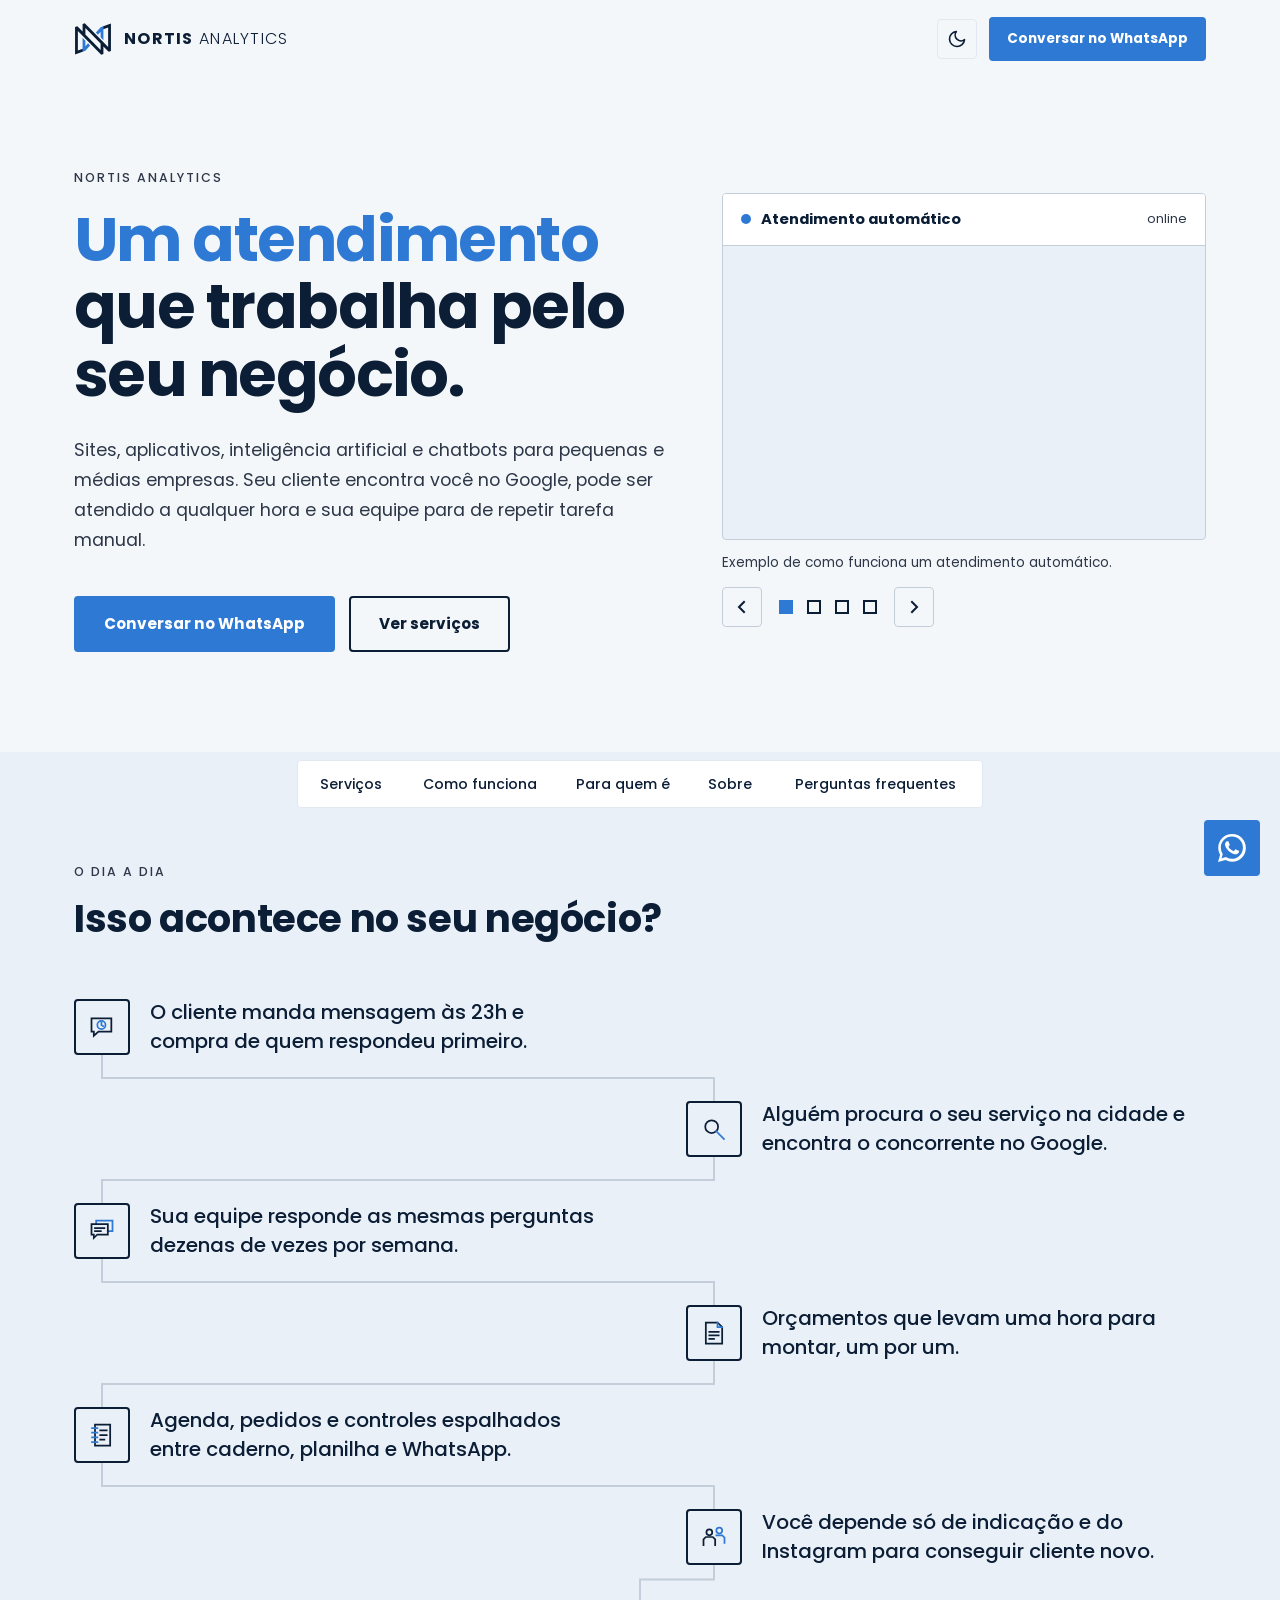
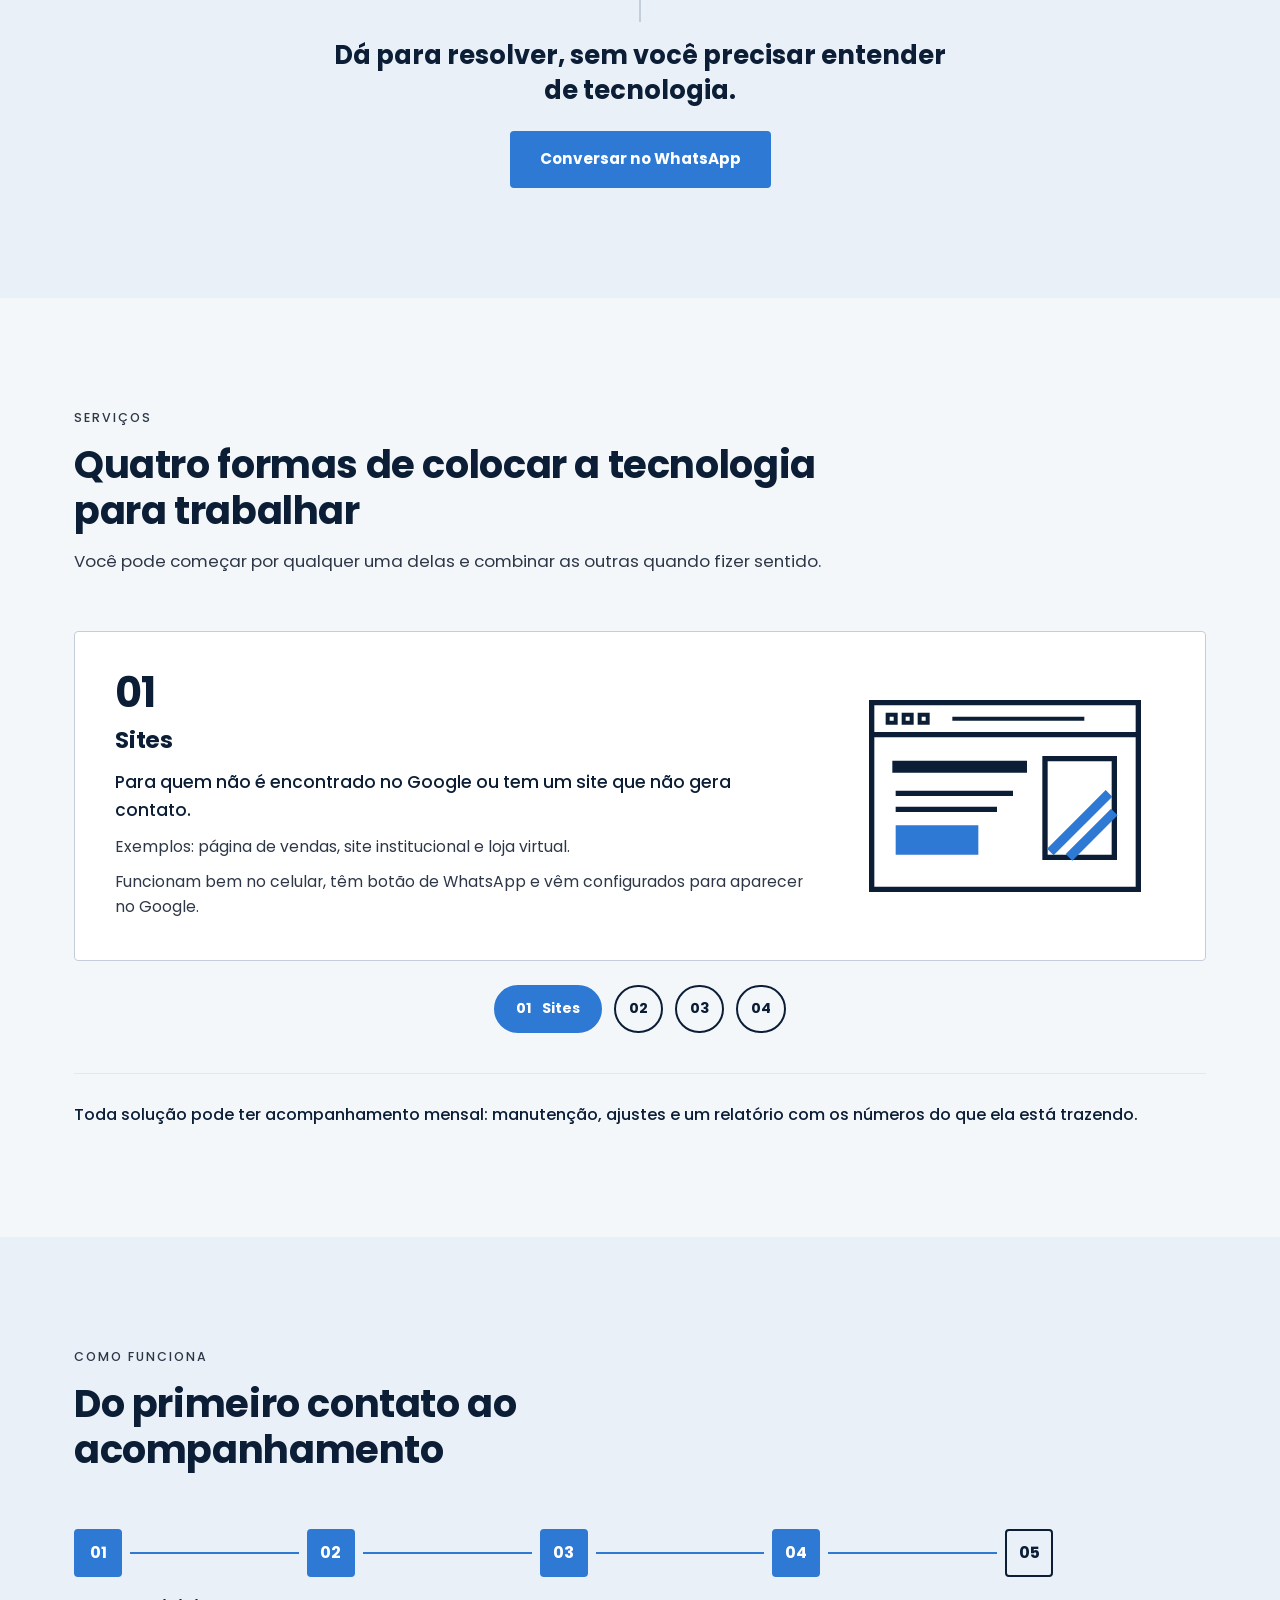
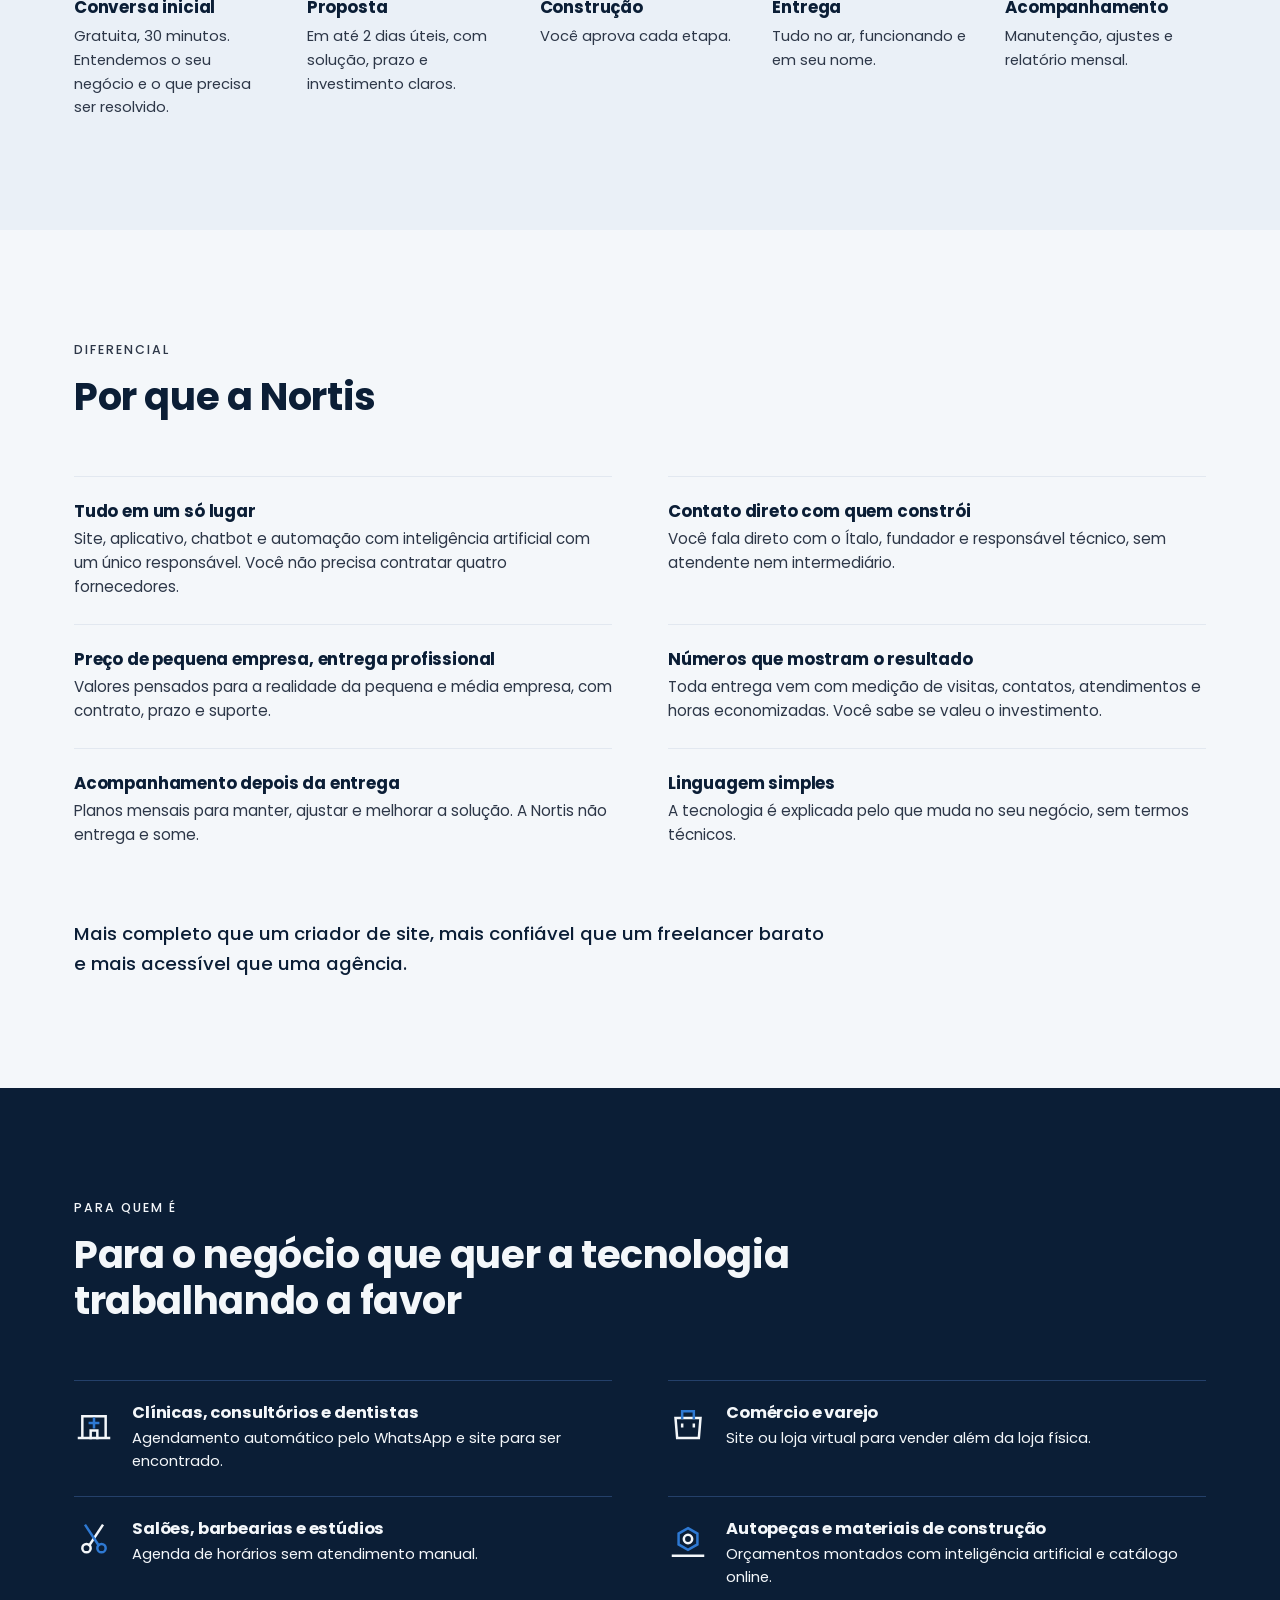
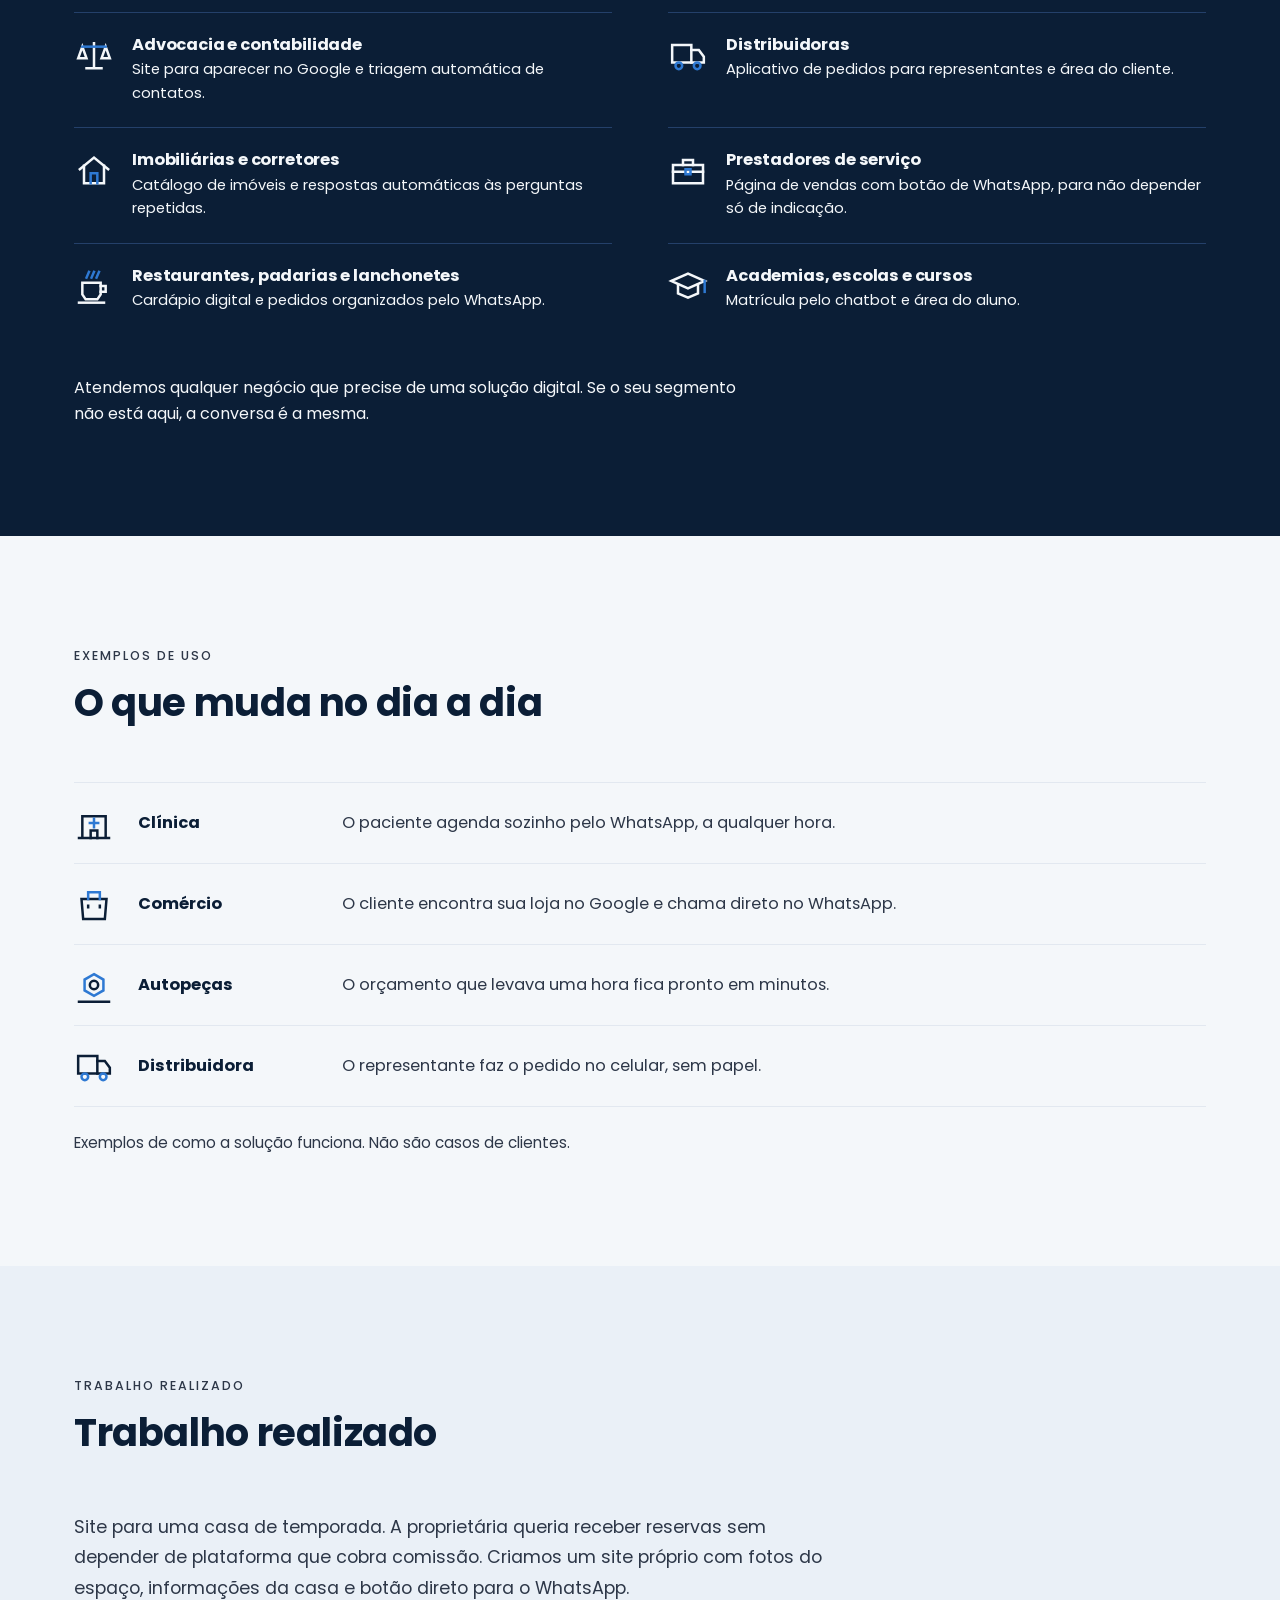
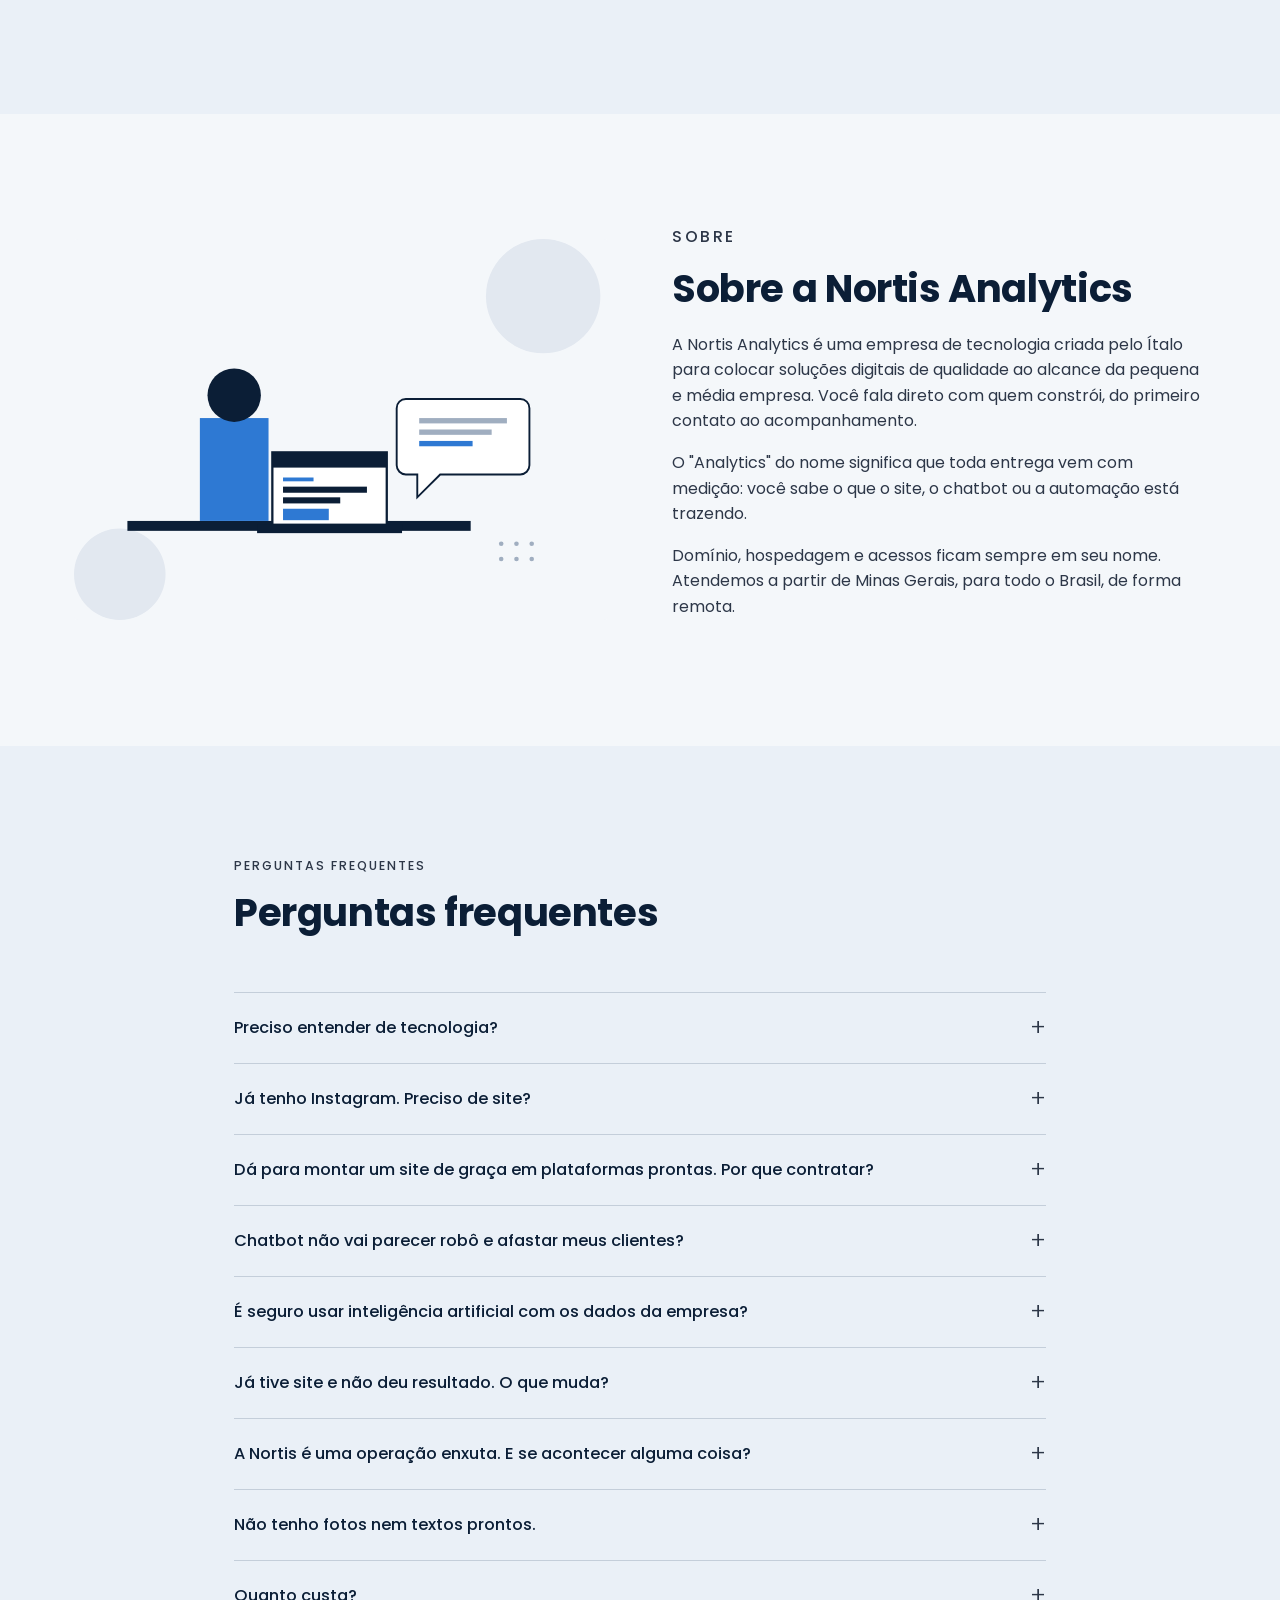
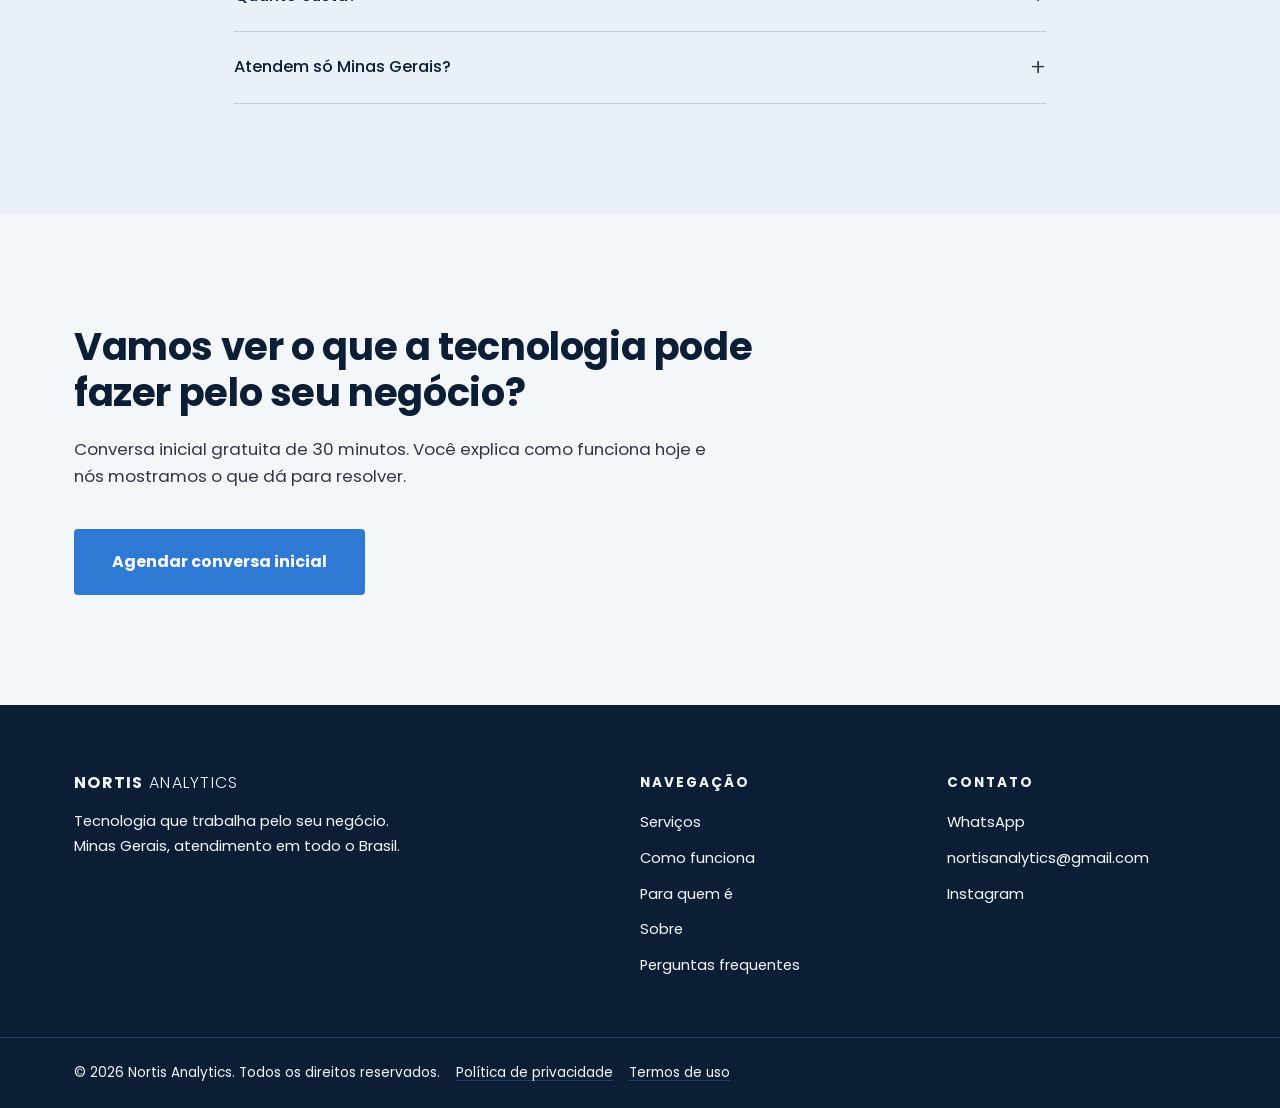
<file: index.html>
<!DOCTYPE html>
<html lang="pt-BR" data-theme="light">
<head>
<meta charset="UTF-8" />
<meta name="viewport" content="width=device-width, initial-scale=1.0" />
<title>Nortis Analytics | Sites, aplicativos, IA e chatbots para pequenas e médias empresas</title>
<meta name="description" content="Sites, aplicativos, integrações com inteligência artificial e chatbots de atendimento para pequenas e médias empresas. Tecnologia que trabalha pelo seu negócio, com medição do que cada solução traz." />
<meta name="author" content="Nortis Analytics" />
<meta name="theme-color" content="#FFFFFF" id="metaThemeColor" />
<meta property="og:locale" content="pt_BR" />
<meta property="og:site_name" content="Nortis Analytics" />
<meta property="og:title" content="Nortis Analytics | Tecnologia que trabalha pelo seu negócio" />
<meta property="og:description" content="Sites, aplicativos, integrações com inteligência artificial e chatbots de atendimento para pequenas e médias empresas. Tecnologia que trabalha pelo seu negócio, com medição do que cada solução traz." />
<meta property="og:type" content="website" />
<meta property="og:url" content="https://www.nortisanalytics.com.br/" />
<meta property="og:image" content="https://www.nortisanalytics.com.br/assets/images/og-image.png" />
<meta property="og:image:width" content="1200" />
<meta property="og:image:height" content="630" />
<meta property="og:image:alt" content="Nortis Analytics: tecnologia que trabalha pelo seu negócio" />
<meta name="twitter:card" content="summary_large_image" />
<meta name="twitter:image" content="https://www.nortisanalytics.com.br/assets/images/og-image.png" />
<link rel="canonical" href="https://www.nortisanalytics.com.br/" />
<link rel="icon" href="favicon.ico" sizes="48x48">
<link rel="icon" href="assets/images/favicon.svg" type="image/svg+xml">
<link rel="apple-touch-icon" href="assets/images/apple-touch-icon.png">
<script>
  // Aplica o tema antes da renderização para evitar o piscar
  (function(){
    var theme;
    try { theme = localStorage.getItem('nortis-theme'); } catch (e) {}
    if (theme !== 'dark' && theme !== 'light'){
      theme = (window.matchMedia && window.matchMedia('(prefers-color-scheme: dark)').matches) ? 'dark' : 'light';
    }
    document.documentElement.setAttribute('data-theme', theme);
    document.getElementById('metaThemeColor').setAttribute('content', theme === 'dark' ? '#0B1E36' : '#FFFFFF');
  })();
</script>
<script type="application/ld+json">
{
  "@context": "https://schema.org",
  "@graph": [
    {
      "@type": "ProfessionalService",
      "@id": "https://www.nortisanalytics.com.br/#empresa",
      "name": "Nortis Analytics",
      "slogan": "Tecnologia que trabalha pelo seu negócio.",
      "description": "Empresa de tecnologia que cria sites, aplicativos, integrações com inteligência artificial e chatbots de atendimento para pequenas e médias empresas, com medição do que cada solução traz.",
      "url": "https://www.nortisanalytics.com.br/",
      "logo": "https://www.nortisanalytics.com.br/assets/images/logo-mark-512.png",
      "image": "https://www.nortisanalytics.com.br/assets/images/og-image.png",
      "email": "nortisanalytics@gmail.com",
      "telephone": "+55-31-92006-6820",
      "areaServed": { "@type": "Country", "name": "Brasil" },
      "address": {
        "@type": "PostalAddress",
        "addressRegion": "MG",
        "addressCountry": "BR"
      },
      "founder": { "@type": "Person", "name": "Ítalo" },
      "sameAs": ["https://www.instagram.com/nortisanalytics"],
      "knowsAbout": ["Criação de sites", "Aplicativos sob medida", "Integrações com inteligência artificial", "Chatbots de atendimento"],
      "hasOfferCatalog": {
        "@type": "OfferCatalog",
        "name": "Serviços da Nortis Analytics",
        "itemListElement": [
          { "@type": "Offer", "itemOffered": { "@type": "Service", "name": "Sites", "description": "Página de vendas, site institucional e loja virtual, que funcionam bem no celular, com botão de WhatsApp e configuração para aparecer no Google." } },
          { "@type": "Offer", "itemOffered": { "@type": "Service", "name": "Aplicativos sob medida", "description": "Aplicativos que funcionam direto no celular e no computador, sem precisar baixar, para agendamento, pedidos, orçamentos e área do cliente." } },
          { "@type": "Offer", "itemOffered": { "@type": "Service", "name": "Integrações com inteligência artificial", "description": "Automação de orçamentos, respostas padrão, organização de documentos e conexão entre os sistemas que a empresa já usa." } },
          { "@type": "Offer", "itemOffered": { "@type": "Service", "name": "Chatbots de atendimento", "description": "Atendimento automático no WhatsApp, no site e no Instagram para dúvidas frequentes, agendamento e triagem antes do atendente." } }
        ]
      }
    },
    {
      "@type": "WebSite",
      "@id": "https://www.nortisanalytics.com.br/#site",
      "name": "Nortis Analytics",
      "url": "https://www.nortisanalytics.com.br/",
      "inLanguage": "pt-BR",
      "publisher": { "@id": "https://www.nortisanalytics.com.br/#empresa" }
    },
    {
      "@type": "FAQPage",
      "@id": "https://www.nortisanalytics.com.br/#faq",
      "mainEntity": [
        { "@type": "Question", "name": "Preciso entender de tecnologia?", "acceptedAnswer": { "@type": "Answer", "text": "Não. Você participa da conversa inicial e aprova cada etapa. O resto fica com a gente, e explicamos tudo sem termos técnicos." } },
        { "@type": "Question", "name": "Já tenho Instagram. Preciso de site?", "acceptedAnswer": { "@type": "Answer", "text": "O Instagram é ótimo para relacionamento, mas quem procura o seu serviço no Google não encontra o seu perfil. E o perfil não é seu: uma mudança na plataforma ou uma conta bloqueada pode levar tudo embora. O site é um endereço que é seu e trabalha junto com o Instagram." } },
        { "@type": "Question", "name": "Dá para montar um site de graça em plataformas prontas. Por que contratar?", "acceptedAnswer": { "@type": "Answer", "text": "Dá, e para algumas empresas isso basta. A questão é o seu tempo: montar, escrever, configurar para aparecer no Google e manter atualizado. Nós entregamos pronto, pensado para trazer cliente, e cuidamos da manutenção. Você continua focado no negócio." } },
        { "@type": "Question", "name": "Chatbot não vai parecer robô e afastar meus clientes?", "acceptedAnswer": { "@type": "Answer", "text": "Esse risco existe quando o atendimento automático é mal configurado. O chatbot que montamos responde as perguntas repetitivas, como horário, preço e agendamento, e passa para você ou sua equipe sempre que o cliente precisa falar com uma pessoa. O cliente tem resposta mesmo fora do horário." } },
        { "@type": "Question", "name": "É seguro usar inteligência artificial com os dados da empresa?", "acceptedAnswer": { "@type": "Answer", "text": "Faz sentido ter esse cuidado. Você decide exatamente quais informações a inteligência artificial usa. Trabalhamos sob contrato de confidencialidade e dentro da LGPD. A IA entra para tirar trabalho manual do caminho, e as decisões continuam com você." } },
        { "@type": "Question", "name": "Já tive site e não deu resultado. O que muda?", "acceptedAnswer": { "@type": "Answer", "text": "Isso é comum quando o site é só uma vitrine parada. A diferença está em pensar o site para gerar contato, com WhatsApp em destaque e configuração para aparecer no Google, e em medir o que ele traz. Com o acompanhamento mensal, ajustamos o que não estiver funcionando." } },
        { "@type": "Question", "name": "A Nortis é uma operação enxuta. E se acontecer alguma coisa?", "acceptedAnswer": { "@type": "Answer", "text": "Pergunta justa. Por isso domínio, hospedagem e acessos ficam sempre em seu nome. Você é dono do que foi construído. E uma operação enxuta significa falar direto com quem faz, sem intermediário." } },
        { "@type": "Question", "name": "Não tenho fotos nem textos prontos.", "acceptedAnswer": { "@type": "Answer", "text": "Sem problema. Podemos escrever os textos, com um acréscimo informado na proposta, e orientar como tirar boas fotos com o celular. Muitos projetos começam assim." } },
        { "@type": "Question", "name": "Quanto custa?", "acceptedAnswer": { "@type": "Answer", "text": "Depende do que precisa ser resolvido. Depois da conversa inicial, você recebe em até 2 dias úteis uma proposta com solução, prazo e investimento claros. Custos de terceiros, como domínio e hospedagem, aparecem separados. Dá para começar por uma versão menor e crescer depois." } },
        { "@type": "Question", "name": "Atendem só Minas Gerais?", "acceptedAnswer": { "@type": "Answer", "text": "Estamos em Minas Gerais, mas atendemos empresas de todo o Brasil, de forma remota." } }
      ]
    }
  ]
}
</script>
<link rel="preload" href="assets/fonts/poppins-latin-400-normal.woff2" as="font" type="font/woff2" crossorigin>
<link rel="stylesheet" href="css/style.css" />
</head>
<body>

<header class="header" id="header">
  <div class="container header-inner">
    <a href="#top" class="logo">
      <img src="assets/images/logo-mark.svg" alt="Nortis Analytics" class="logo-img illus-light" />
      <img src="assets/images/logo-mark-dark.svg" alt="" aria-hidden="true" class="logo-img illus-dark" />
      <span class="logo-text"><strong>NORTIS</strong> ANALYTICS</span>
    </a>
    <div class="header-actions">
      <button class="theme-toggle" id="themeToggle" type="button" aria-label="Ativar tema escuro" aria-pressed="false">
        <svg class="icon-moon" viewBox="0 0 24 24" width="20" height="20" fill="none" stroke="currentColor" stroke-width="2" stroke-linecap="round" stroke-linejoin="round" aria-hidden="true"><path d="M21 12.8A9 9 0 1 1 11.2 3a7 7 0 0 0 9.8 9.8Z"/></svg>
        <svg class="icon-sun" viewBox="0 0 24 24" width="20" height="20" fill="none" stroke="currentColor" stroke-width="2" stroke-linecap="round" stroke-linejoin="round" aria-hidden="true"><circle cx="12" cy="12" r="4"/><path d="M12 2v2M12 20v2M4.9 4.9l1.4 1.4M17.7 17.7l1.4 1.4M2 12h2M20 12h2M4.9 19.1l1.4-1.4M17.7 6.3l1.4-1.4"/></svg>
      </button>
      <a href="whatsapp.html" target="_blank" rel="noopener" class="btn btn-primary btn-sm"><span class="label-long">Conversar no WhatsApp</span><span class="label-short">WhatsApp</span></a>
    </div>
  </div>
</header>

<main id="top" class="home">

  <!-- TOPO -->
  <section class="hero sec-base">
    <div class="container hero-grid">
      <div class="hero-content">
        <p class="eyebrow">Nortis Analytics</p>
        <h1>
          <span class="visually-hidden">Tecnologia que trabalha pelo seu negócio.</span>
          <span class="hero-title" aria-hidden="true"><span class="rotator" id="heroRotator"><span class="rotator-item is-active">Um atendimento</span><span class="rotator-item">Um site</span><span class="rotator-item">Um aplicativo</span><span class="rotator-item">Uma IA</span></span> que trabalha pelo seu negócio.</span>
        </h1>
        <p class="hero-text">Sites, aplicativos, inteligência artificial e chatbots para pequenas e médias empresas. Seu cliente encontra você no Google, pode ser atendido a qualquer hora e sua equipe para de repetir tarefa manual.</p>
        <div class="hero-cta">
          <a href="whatsapp.html" target="_blank" rel="noopener" class="btn btn-primary">Conversar no WhatsApp</a>
          <a href="#servicos" class="btn btn-outline">Ver serviços</a>
        </div>
      </div>

      <!-- Carrossel de demonstrações. Os slides já vêm no estado final; o script anima passo a passo.
           data-from / data-until: etapa em que o elemento aparece / some. data-mark: etapa em que recebe destaque.
           data-type: etapa em que o texto é digitado. data-times: espera (ms) depois de cada etapa. -->
      <div class="demo-carousel" id="demoCarousel" role="region" aria-roledescription="carrossel" aria-label="Exemplos de como funciona">
        <div class="demo-frame">

          <div class="demo-slide is-current" role="group" aria-roledescription="slide" aria-label="1 de 4: Atendimento" data-name="Atendimento" data-caption="Exemplo de como funciona um atendimento automático." data-times="500,800,1300,1500,900,1300">
            <div class="demo-head"><span class="chat-dot" aria-hidden="true"></span><span class="demo-title">Atendimento automático</span><span class="chat-status">online</span></div>
            <div class="demo-body chat-body">
              <div class="msg msg-client" data-from="1"><p>Oi, vocês têm horário amanhã?</p><span class="msg-time">23:12</span></div>
              <div class="typing" data-from="2" data-until="2" aria-hidden="true"><span></span><span></span><span></span></div>
              <div class="msg msg-bot" data-from="3"><p>Temos às 9h, 14h e 16h. Qual fica melhor para você?</p></div>
              <div class="msg msg-client" data-from="4"><p>14h</p></div>
              <div class="typing" data-from="5" data-until="5" aria-hidden="true"><span></span><span></span><span></span></div>
              <div class="msg msg-bot" data-from="6"><p>Agendado para amanhã às 14h. Você recebe um lembrete 1 hora antes.</p></div>
            </div>
          </div>

          <div class="demo-slide" role="group" aria-roledescription="slide" aria-label="2 de 4: Site" data-name="Site" data-caption="Exemplo de como funciona um site com contato direto." data-times="500,1800,1100,700,1200,700">
            <div class="demo-head"><span class="win-dots" aria-hidden="true"><span></span><span></span><span></span></span><span class="demo-title">Navegador</span></div>
            <div class="demo-body site-body">
              <div class="site-search"><span class="site-search-text" data-type="1">dentista perto de mim</span><span class="caret" aria-hidden="true"></span></div>
              <div class="site-result is-marked" data-from="2" data-until="3" data-mark="3"><strong>Clínica Exemplo | Agende pelo WhatsApp</strong><span>clinicaexemplo.com.br</span></div>
              <div class="site-page" data-from="4">
                <p class="site-page-name">Clínica Exemplo</p>
                <span class="site-cta is-marked" data-mark="5">Agendar pelo WhatsApp</span>
              </div>
              <div class="site-toast" data-from="6">Novo contato pelo site</div>
            </div>
          </div>

          <div class="demo-slide" role="group" aria-roledescription="slide" aria-label="3 de 4: Aplicativo" data-name="Aplicativo" data-caption="Exemplo de como funciona um aplicativo de agendamento." data-times="1200,1700,1700,1700">
            <div class="demo-head"><span class="chat-dot" aria-hidden="true"></span><span class="demo-title">Agenda de hoje</span></div>
            <div class="demo-body app-body">
              <div class="slot is-marked" data-mark="1"><span class="slot-time">09:00</span><span class="slot-cell"><span class="slot-free">Livre</span><span class="slot-busy">Ocupado</span></span></div>
              <div class="slot is-marked" data-mark="2"><span class="slot-time">10:30</span><span class="slot-cell"><span class="slot-free">Livre</span><span class="slot-busy">Ocupado</span></span></div>
              <div class="slot slot-new is-marked" data-mark="4"><span class="slot-time">14:00</span><span class="slot-cell"><span class="slot-free">Livre</span><span class="slot-busy">Novo agendamento</span></span></div>
              <div class="slot is-marked" data-mark="3"><span class="slot-time">16:00</span><span class="slot-cell"><span class="slot-free">Livre</span><span class="slot-busy">Ocupado</span></span></div>
            </div>
          </div>

          <div class="demo-slide" role="group" aria-roledescription="slide" aria-label="4 de 4: IA" data-name="IA" data-caption="Exemplo de como funciona uma IA que organiza pedidos." data-times="600,1300,1900,800,800,800">
            <div class="demo-head"><span class="chat-dot" aria-hidden="true"></span><span class="demo-title">Pedido recebido</span></div>
            <div class="demo-body ia-body">
              <div class="ia-in">
                <div class="msg msg-client" data-from="1"><p>Preciso de 20 sacos de cimento, 5 metros de areia e 2 caixas de piso 60x60</p></div>
                <div class="typing" data-from="2" data-until="2" aria-hidden="true"><span></span><span></span><span></span></div>
              </div>
              <div class="ia-out">
                <p class="ia-out-title">Pedido organizado</p>
                <ul class="ia-items">
                  <li data-from="3"><span>Cimento</span><strong>20 sacos</strong></li>
                  <li data-from="4"><span>Areia</span><strong>5 m³</strong></li>
                  <li data-from="5"><span>Piso 60x60</span><strong>2 caixas</strong></li>
                </ul>
                <span class="ia-badge" data-from="6">Orçamento pronto para enviar</span>
              </div>
            </div>
          </div>

        </div>
        <p class="demo-caption" id="demoCaption">Exemplo de como funciona um atendimento automático.</p>
        <div class="demo-controls">
          <button type="button" class="demo-arrow" id="demoPrev" aria-label="Exemplo anterior"><svg viewBox="0 0 16 16" width="16" height="16" fill="none" stroke="currentColor" stroke-width="2" stroke-linecap="square" aria-hidden="true"><path d="M10 3L5 8L10 13"/></svg></button>
          <div class="demo-dots">
            <button type="button" class="demo-dot" aria-label="Atendimento" aria-current="true"></button>
            <button type="button" class="demo-dot" aria-label="Site"></button>
            <button type="button" class="demo-dot" aria-label="Aplicativo"></button>
            <button type="button" class="demo-dot" aria-label="IA"></button>
          </div>
          <button type="button" class="demo-arrow" id="demoNext" aria-label="Próximo exemplo"><svg viewBox="0 0 16 16" width="16" height="16" fill="none" stroke="currentColor" stroke-width="2" stroke-linecap="square" aria-hidden="true"><path d="M6 3L11 8L6 13"/></svg></button>
        </div>
      </div>
    </div>
  </section>

  <!-- BARRA DE SEÇÕES -->
  <nav class="section-nav" id="sectionNav" aria-label="Seções da página">
    <div class="section-nav-track" id="sectionNavTrack">
      <span class="section-nav-indicator" aria-hidden="true"></span>
      <a href="#servicos" data-nav="servicos" data-label="Serviços">Serviços</a>
      <a href="#como-funciona" data-nav="como-funciona" data-label="Como funciona">Como funciona</a>
      <a href="#para-quem" data-nav="para-quem" data-label="Para quem é">Para quem é</a>
      <a href="#sobre" data-nav="sobre" data-label="Sobre">Sobre</a>
      <a href="#faq" data-nav="faq" data-label="Perguntas frequentes">Perguntas frequentes</a>
    </div>
  </nav>

  <!-- DOR -->
  <section class="section sec-alt" id="dor" data-nav-group="">
    <div class="container">
      <header class="section-head" data-reveal>
        <p class="eyebrow">O dia a dia</p>
        <h2>Isso acontece no seu negócio?</h2>
      </header>
      <div class="pain-path" id="painPath">
        <svg class="pain-line" aria-hidden="true"><path class="pain-line-track" d=""></path><path class="pain-line-fill" d=""></path></svg>
        <ol class="pain-list">
          <li class="pain-item"><span class="icon-box"><svg class="icon" aria-hidden="true"><use href="assets/icons/nortis-icons.svg#dor-mensagem"></use></svg></span><p>O cliente manda mensagem às 23h e compra de quem respondeu primeiro.</p></li>
          <li class="pain-item"><span class="icon-box"><svg class="icon" aria-hidden="true"><use href="assets/icons/nortis-icons.svg#dor-busca"></use></svg></span><p>Alguém procura o seu serviço na cidade e encontra o concorrente no Google.</p></li>
          <li class="pain-item"><span class="icon-box"><svg class="icon" aria-hidden="true"><use href="assets/icons/nortis-icons.svg#dor-perguntas"></use></svg></span><p>Sua equipe responde as mesmas perguntas dezenas de vezes por semana.</p></li>
          <li class="pain-item"><span class="icon-box"><svg class="icon" aria-hidden="true"><use href="assets/icons/nortis-icons.svg#dor-orcamento"></use></svg></span><p>Orçamentos que levam uma hora para montar, um por um.</p></li>
          <li class="pain-item"><span class="icon-box"><svg class="icon" aria-hidden="true"><use href="assets/icons/nortis-icons.svg#dor-papel"></use></svg></span><p>Agenda, pedidos e controles espalhados entre caderno, planilha e WhatsApp.</p></li>
          <li class="pain-item"><span class="icon-box"><svg class="icon" aria-hidden="true"><use href="assets/icons/nortis-icons.svg#dor-indicacao"></use></svg></span><p>Você depende só de indicação e do Instagram para conseguir cliente novo.</p></li>
        </ol>
        <div class="pain-end">
          <p class="pain-footer">Dá para resolver, sem você precisar entender de tecnologia.</p>
          <a href="whatsapp.html" target="_blank" rel="noopener" class="btn btn-primary">Conversar no WhatsApp</a>
        </div>
      </div>
    </div>
  </section>

  <!-- SERVIÇOS -->
  <section class="section sec-base" id="servicos" data-nav-group="servicos">
    <div class="container">
      <header class="section-head" data-reveal>
        <p class="eyebrow">Serviços</p>
        <h2>Quatro formas de colocar a tecnologia para trabalhar</h2>
        <p class="section-sub">Você pode começar por qualquer uma delas e combinar as outras quando fizer sentido.</p>
      </header>
      <div class="services" id="services">
        <div class="service-tabs" role="tablist" aria-label="Serviços">
          <button type="button" class="service-tab" role="tab" id="tab-sites" aria-controls="panel-sites" aria-selected="true"><span class="tab-num">01</span><span class="tab-name">Sites</span><span class="tab-short" aria-hidden="true">Sites</span></button>
          <button type="button" class="service-tab" role="tab" id="tab-apps" aria-controls="panel-apps" aria-selected="false" tabindex="-1"><span class="tab-num">02</span><span class="tab-name">Aplicativos sob medida</span><span class="tab-short" aria-hidden="true">Aplicativos</span></button>
          <button type="button" class="service-tab" role="tab" id="tab-ia" aria-controls="panel-ia" aria-selected="false" tabindex="-1"><span class="tab-num">03</span><span class="tab-name">Integrações com IA</span><span class="tab-short" aria-hidden="true">IA</span></button>
          <button type="button" class="service-tab" role="tab" id="tab-chatbot" aria-controls="panel-chatbot" aria-selected="false" tabindex="-1"><span class="tab-num">04</span><span class="tab-name">Chatbots de atendimento</span><span class="tab-short" aria-hidden="true">Chatbots</span></button>
        </div>
        <div class="service-panels">
          <div class="service-panel" role="tabpanel" id="panel-sites" aria-labelledby="tab-sites" tabindex="0">
            <div class="service-text">
              <span class="big-num">01</span>
              <h3>Sites</h3>
              <p class="service-problem">Para quem não é encontrado no Google ou tem um site que não gera contato.</p>
              <p>Exemplos: página de vendas, site institucional e loja virtual.</p>
              <p>Funcionam bem no celular, têm botão de WhatsApp e vêm configurados para aparecer no Google.</p>
            </div>
            <svg class="service-illus" viewBox="0 0 240 180" aria-hidden="true"><use href="assets/icons/nortis-icons.svg#srv-sites"></use></svg>
          </div>
          <div class="service-panel" role="tabpanel" id="panel-apps" aria-labelledby="tab-apps" tabindex="0">
            <div class="service-text">
              <span class="big-num">02</span>
              <h3>Aplicativos sob medida</h3>
              <p class="service-problem">Para o que hoje roda em papel, planilha ou mensagem perdida no WhatsApp.</p>
              <p>Exemplos: agendamento, pedidos e orçamentos, área do cliente e sistemas internos para a equipe.</p>
              <p>Funcionam direto no celular e no computador, sem precisar baixar.</p>
            </div>
            <svg class="service-illus" viewBox="0 0 240 180" aria-hidden="true"><use href="assets/icons/nortis-icons.svg#srv-apps"></use></svg>
          </div>
          <div class="service-panel" role="tabpanel" id="panel-ia" aria-labelledby="tab-ia" tabindex="0">
            <div class="service-text">
              <span class="big-num">03</span>
              <h3>Integrações com IA</h3>
              <p class="service-problem">Para tirar o trabalho repetitivo das mãos da equipe.</p>
              <p>Exemplos: orçamentos e respostas padrão, organização de documentos e e-mails, e sistemas conectados para a informação passar sozinha.</p>
              <p>A decisão continua com uma pessoa da sua empresa.</p>
            </div>
            <svg class="service-illus" viewBox="0 0 240 180" aria-hidden="true"><use href="assets/icons/nortis-icons.svg#srv-ia"></use></svg>
          </div>
          <div class="service-panel" role="tabpanel" id="panel-chatbot" aria-labelledby="tab-chatbot" tabindex="0">
            <div class="service-text">
              <span class="big-num">04</span>
              <h3>Chatbots de atendimento</h3>
              <p class="service-problem">Atendimento automático que entende o que o cliente escreve, no WhatsApp, no site e no Instagram.</p>
              <p>Exemplos: dúvidas frequentes 24 horas, agendamento e triagem antes do atendente.</p>
              <p>Quando o cliente precisa de uma pessoa, a conversa passa para você ou sua equipe.</p>
            </div>
            <svg class="service-illus" viewBox="0 0 240 180" aria-hidden="true"><use href="assets/icons/nortis-icons.svg#srv-chatbot"></use></svg>
          </div>
        </div>
      </div>
      <p class="service-footnote" data-reveal>Toda solução pode ter acompanhamento mensal: manutenção, ajustes e um relatório com os números do que ela está trazendo.</p>
    </div>
  </section>

  <!-- COMO FUNCIONA -->
  <section class="section sec-alt" id="como-funciona" data-nav-group="como-funciona">
    <div class="container">
      <header class="section-head" data-reveal>
        <p class="eyebrow">Como funciona</p>
        <h2>Do primeiro contato ao acompanhamento</h2>
      </header>
      <ol class="process" id="process">
        <li><span class="step-box">01</span><div><h3>Conversa inicial</h3><p>Gratuita, 30 minutos. Entendemos o seu negócio e o que precisa ser resolvido.</p></div></li>
        <li><span class="step-box">02</span><div><h3>Proposta</h3><p>Em até 2 dias úteis, com solução, prazo e investimento claros.</p></div></li>
        <li><span class="step-box">03</span><div><h3>Construção</h3><p>Você aprova cada etapa.</p></div></li>
        <li><span class="step-box">04</span><div><h3>Entrega</h3><p>Tudo no ar, funcionando e em seu nome.</p></div></li>
        <li><span class="step-box">05</span><div><h3>Acompanhamento</h3><p>Manutenção, ajustes e relatório mensal.</p></div></li>
      </ol>
    </div>
  </section>

  <!-- DIFERENCIAL -->
  <section class="section sec-base" id="diferencial" data-nav-group="como-funciona">
    <div class="container">
      <header class="section-head" data-reveal>
        <p class="eyebrow">Diferencial</p>
        <h2>Por que a Nortis</h2>
      </header>
      <ul class="line-list" data-reveal-list>
        <li><h3>Tudo em um só lugar</h3><p>Site, aplicativo, chatbot e automação com inteligência artificial com um único responsável. Você não precisa contratar quatro fornecedores.</p></li>
        <li><h3>Contato direto com quem constrói</h3><p>Você fala direto com o Ítalo, fundador e responsável técnico, sem atendente nem intermediário.</p></li>
        <li><h3>Preço de pequena empresa, entrega profissional</h3><p>Valores pensados para a realidade da pequena e média empresa, com contrato, prazo e suporte.</p></li>
        <li><h3>Números que mostram o resultado</h3><p>Toda entrega vem com medição de visitas, contatos, atendimentos e horas economizadas. Você sabe se valeu o investimento.</p></li>
        <li><h3>Acompanhamento depois da entrega</h3><p>Planos mensais para manter, ajustar e melhorar a solução. A Nortis não entrega e some.</p></li>
        <li><h3>Linguagem simples</h3><p>A tecnologia é explicada pelo que muda no seu negócio, sem termos técnicos.</p></li>
      </ul>
      <p class="diff-statement" data-reveal>Mais completo que um criador de site, mais confiável que um freelancer barato e mais acessível que uma agência.</p>
    </div>
  </section>

  <!-- PARA QUEM É -->
  <section class="section section-band" id="para-quem" data-nav-group="para-quem">
    <div class="container">
      <header class="section-head" data-reveal>
        <p class="eyebrow">Para quem é</p>
        <h2>Para o negócio que quer a tecnologia trabalhando a favor</h2>
      </header>
      <ul class="segment-list" data-reveal-list>
        <li><svg class="icon icon-40" aria-hidden="true"><use href="assets/icons/nortis-icons.svg#seg-clinica"></use></svg><div><h3>Clínicas, consultórios e dentistas</h3><p>Agendamento automático pelo WhatsApp e site para ser encontrado.</p></div></li>
        <li><svg class="icon icon-40" aria-hidden="true"><use href="assets/icons/nortis-icons.svg#seg-salao"></use></svg><div><h3>Salões, barbearias e estúdios</h3><p>Agenda de horários sem atendimento manual.</p></div></li>
        <li><svg class="icon icon-40" aria-hidden="true"><use href="assets/icons/nortis-icons.svg#seg-advocacia"></use></svg><div><h3>Advocacia e contabilidade</h3><p>Site para aparecer no Google e triagem automática de contatos.</p></div></li>
        <li><svg class="icon icon-40" aria-hidden="true"><use href="assets/icons/nortis-icons.svg#seg-imobiliaria"></use></svg><div><h3>Imobiliárias e corretores</h3><p>Catálogo de imóveis e respostas automáticas às perguntas repetidas.</p></div></li>
        <li><svg class="icon icon-40" aria-hidden="true"><use href="assets/icons/nortis-icons.svg#seg-restaurante"></use></svg><div><h3>Restaurantes, padarias e lanchonetes</h3><p>Cardápio digital e pedidos organizados pelo WhatsApp.</p></div></li>
        <li><svg class="icon icon-40" aria-hidden="true"><use href="assets/icons/nortis-icons.svg#seg-varejo"></use></svg><div><h3>Comércio e varejo</h3><p>Site ou loja virtual para vender além da loja física.</p></div></li>
        <li><svg class="icon icon-40" aria-hidden="true"><use href="assets/icons/nortis-icons.svg#seg-autopecas"></use></svg><div><h3>Autopeças e materiais de construção</h3><p>Orçamentos montados com inteligência artificial e catálogo online.</p></div></li>
        <li><svg class="icon icon-40" aria-hidden="true"><use href="assets/icons/nortis-icons.svg#seg-distribuidora"></use></svg><div><h3>Distribuidoras</h3><p>Aplicativo de pedidos para representantes e área do cliente.</p></div></li>
        <li><svg class="icon icon-40" aria-hidden="true"><use href="assets/icons/nortis-icons.svg#seg-servicos"></use></svg><div><h3>Prestadores de serviço</h3><p>Página de vendas com botão de WhatsApp, para não depender só de indicação.</p></div></li>
        <li><svg class="icon icon-40" aria-hidden="true"><use href="assets/icons/nortis-icons.svg#seg-educacao"></use></svg><div><h3>Academias, escolas e cursos</h3><p>Matrícula pelo chatbot e área do aluno.</p></div></li>
      </ul>
      <p class="segments-text" data-reveal>Atendemos qualquer negócio que precise de uma solução digital. Se o seu segmento não está aqui, a conversa é a mesma.</p>
    </div>
  </section>

  <!-- EXEMPLOS DE USO -->
  <section class="section sec-base" id="exemplos" data-nav-group="para-quem">
    <div class="container">
      <header class="section-head" data-reveal>
        <p class="eyebrow">Exemplos de uso</p>
        <h2>O que muda no dia a dia</h2>
      </header>
      <ul class="example-list" data-reveal-list>
        <li><svg class="icon icon-40" aria-hidden="true"><use href="assets/icons/nortis-icons.svg#seg-clinica"></use></svg><strong>Clínica</strong><span>O paciente agenda sozinho pelo WhatsApp, a qualquer hora.</span></li>
        <li><svg class="icon icon-40" aria-hidden="true"><use href="assets/icons/nortis-icons.svg#seg-varejo"></use></svg><strong>Comércio</strong><span>O cliente encontra sua loja no Google e chama direto no WhatsApp.</span></li>
        <li><svg class="icon icon-40" aria-hidden="true"><use href="assets/icons/nortis-icons.svg#seg-autopecas"></use></svg><strong>Autopeças</strong><span>O orçamento que levava uma hora fica pronto em minutos.</span></li>
        <li><svg class="icon icon-40" aria-hidden="true"><use href="assets/icons/nortis-icons.svg#seg-distribuidora"></use></svg><strong>Distribuidora</strong><span>O representante faz o pedido no celular, sem papel.</span></li>
      </ul>
      <p class="examples-note" data-reveal>Exemplos de como a solução funciona. Não são casos de clientes.</p>
    </div>
  </section>

  <!-- TRABALHO REALIZADO -->
  <section class="section sec-alt" id="trabalho" data-nav-group="para-quem">
    <div class="container">
      <header class="section-head" data-reveal>
        <p class="eyebrow">Trabalho realizado</p>
        <h2>Trabalho realizado</h2>
      </header>
      <p class="work-text" data-reveal>Site para uma casa de temporada. A proprietária queria receber reservas sem depender de plataforma que cobra comissão. Criamos um site próprio com fotos do espaço, informações da casa e botão direto para o WhatsApp.</p>
    </div>
  </section>

  <!-- SOBRE -->
  <section class="section sec-base" id="sobre" data-nav-group="sobre">
    <div class="container about-grid">
      <div class="about-visual" data-reveal>
        <img src="assets/images/about-illustration.svg" alt="Ilustração de uma pessoa trabalhando no computador ao lado de um balão de conversa" class="illus-light" loading="lazy" />
        <img src="assets/images/about-illustration-dark.svg" alt="" aria-hidden="true" class="illus-dark" loading="lazy" />
      </div>
      <div class="about-content" data-reveal>
        <p class="eyebrow">Sobre</p>
        <h2>Sobre a Nortis Analytics</h2>
        <p>A Nortis Analytics é uma empresa de tecnologia criada pelo Ítalo para colocar soluções digitais de qualidade ao alcance da pequena e média empresa. Você fala direto com quem constrói, do primeiro contato ao acompanhamento.</p>
        <p>O "Analytics" do nome significa que toda entrega vem com medição: você sabe o que o site, o chatbot ou a automação está trazendo.</p>
        <p>Domínio, hospedagem e acessos ficam sempre em seu nome. Atendemos a partir de Minas Gerais, para todo o Brasil, de forma remota.</p>
      </div>
    </div>
  </section>

  <!-- PERGUNTAS FREQUENTES -->
  <section class="section sec-alt" id="faq" data-nav-group="faq">
    <div class="container faq-container">
      <header class="section-head" data-reveal>
        <p class="eyebrow">Perguntas frequentes</p>
        <h2>Perguntas frequentes</h2>
      </header>
      <div class="faq" data-reveal-list>
        <details><summary>Preciso entender de tecnologia?</summary><p>Não. Você participa da conversa inicial e aprova cada etapa. O resto fica com a gente, e explicamos tudo sem termos técnicos.</p></details>
        <details><summary>Já tenho Instagram. Preciso de site?</summary><p>O Instagram é ótimo para relacionamento, mas quem procura o seu serviço no Google não encontra o seu perfil. E o perfil não é seu: uma mudança na plataforma ou uma conta bloqueada pode levar tudo embora. O site é um endereço que é seu e trabalha junto com o Instagram.</p></details>
        <details><summary>Dá para montar um site de graça em plataformas prontas. Por que contratar?</summary><p>Dá, e para algumas empresas isso basta. A questão é o seu tempo: montar, escrever, configurar para aparecer no Google e manter atualizado. Nós entregamos pronto, pensado para trazer cliente, e cuidamos da manutenção. Você continua focado no negócio.</p></details>
        <details><summary>Chatbot não vai parecer robô e afastar meus clientes?</summary><p>Esse risco existe quando o atendimento automático é mal configurado. O chatbot que montamos responde as perguntas repetitivas, como horário, preço e agendamento, e passa para você ou sua equipe sempre que o cliente precisa falar com uma pessoa. O cliente tem resposta mesmo fora do horário.</p></details>
        <details><summary>É seguro usar inteligência artificial com os dados da empresa?</summary><p>Faz sentido ter esse cuidado. Você decide exatamente quais informações a inteligência artificial usa. Trabalhamos sob contrato de confidencialidade e dentro da LGPD. A IA entra para tirar trabalho manual do caminho, e as decisões continuam com você.</p></details>
        <details><summary>Já tive site e não deu resultado. O que muda?</summary><p>Isso é comum quando o site é só uma vitrine parada. A diferença está em pensar o site para gerar contato, com WhatsApp em destaque e configuração para aparecer no Google, e em medir o que ele traz. Com o acompanhamento mensal, ajustamos o que não estiver funcionando.</p></details>
        <details><summary>A Nortis é uma operação enxuta. E se acontecer alguma coisa?</summary><p>Pergunta justa. Por isso domínio, hospedagem e acessos ficam sempre em seu nome. Você é dono do que foi construído. E uma operação enxuta significa falar direto com quem faz, sem intermediário.</p></details>
        <details><summary>Não tenho fotos nem textos prontos.</summary><p>Sem problema. Podemos escrever os textos, com um acréscimo informado na proposta, e orientar como tirar boas fotos com o celular. Muitos projetos começam assim.</p></details>
        <details><summary>Quanto custa?</summary><p>Depende do que precisa ser resolvido. Depois da conversa inicial, você recebe em até 2 dias úteis uma proposta com solução, prazo e investimento claros. Custos de terceiros, como domínio e hospedagem, aparecem separados. Dá para começar por uma versão menor e crescer depois.</p></details>
        <details><summary>Atendem só Minas Gerais?</summary><p>Estamos em Minas Gerais, mas atendemos empresas de todo o Brasil, de forma remota.</p></details>
      </div>
    </div>
  </section>

  <!-- CHAMADA FINAL -->
  <section class="cta-final sec-base" id="contato" data-nav-group="faq">
    <div class="container" data-reveal>
      <h2>Vamos ver o que a tecnologia pode fazer pelo seu negócio?</h2>
      <p>Conversa inicial gratuita de 30 minutos. Você explica como funciona hoje e nós mostramos o que dá para resolver.</p>
      <a href="whatsapp.html" target="_blank" rel="noopener" class="btn btn-primary btn-lg">Agendar conversa inicial</a>
    </div>
  </section>

</main>

<footer class="footer">
  <div class="container footer-inner">
    <div class="footer-brand">
      <a href="#top" class="logo logo-light">
        <span class="logo-text"><strong>NORTIS</strong> ANALYTICS</span>
      </a>
      <p>Tecnologia que trabalha pelo seu negócio.<br/>Minas Gerais, atendimento em todo o Brasil.</p>
    </div>
    <div class="footer-col">
      <h2>Navegação</h2>
      <ul>
        <li><a href="#servicos">Serviços</a></li>
        <li><a href="#como-funciona">Como funciona</a></li>
        <li><a href="#para-quem">Para quem é</a></li>
        <li><a href="#sobre">Sobre</a></li>
        <li><a href="#faq">Perguntas frequentes</a></li>
      </ul>
    </div>
    <div class="footer-col">
      <h2>Contato</h2>
      <ul>
        <li><a href="whatsapp.html" target="_blank" rel="noopener">WhatsApp</a></li>
        <li><a href="mailto:nortisanalytics@gmail.com">nortisanalytics@gmail.com</a></li>
        <li><a href="https://www.instagram.com/nortisanalytics" target="_blank" rel="noopener">Instagram</a></li>
      </ul>
    </div>
  </div>
  <div class="footer-bottom">
    <div class="container">
      <p>&copy; 2026 Nortis Analytics. Todos os direitos reservados. <a href="politica-de-privacidade.html">Política de privacidade</a> <a href="termos-de-uso.html">Termos de uso</a></p>
    </div>
  </div>
</footer>

<!-- BOTÃO DO WHATSAPP E BALÃO DE CONTATO -->
<div class="contact-float" id="contactFloat">
  <div class="contact-bubble-wrap" id="contactBubble">
    <a href="whatsapp.html" target="_blank" rel="noopener" class="contact-bubble" aria-label="Fale conosco pelo WhatsApp">
      <svg class="contact-icon" viewBox="0 0 24 24" fill="currentColor" aria-hidden="true"><path d="M20.52 3.48A11.78 11.78 0 0 0 12.04 0C5.5 0 .2 5.3.2 11.84c0 2.09.55 4.12 1.6 5.92L0 24l6.4-1.68a11.8 11.8 0 0 0 5.64 1.44h.01c6.54 0 11.84-5.3 11.84-11.84 0-3.17-1.24-6.14-3.37-8.44ZM12.05 21.3h-.01a9.46 9.46 0 0 1-4.82-1.32l-.35-.21-3.8 1 1.01-3.7-.22-.38a9.45 9.45 0 0 1-1.45-5.02c0-5.22 4.25-9.47 9.48-9.47 2.53 0 4.9.99 6.69 2.78a9.4 9.4 0 0 1 2.77 6.7c0 5.22-4.25 9.47-9.3 9.62Zm5.43-7.1c-.3-.15-1.76-.87-2.03-.97-.27-.1-.47-.15-.67.15-.2.3-.77.97-.94 1.17-.17.2-.35.22-.65.07-.3-.15-1.26-.46-2.4-1.48-.88-.78-1.48-1.75-1.65-2.05-.17-.3-.02-.46.13-.6.13-.13.3-.35.45-.52.15-.17.2-.3.3-.5.1-.2.05-.37-.02-.52-.07-.15-.67-1.62-.92-2.22-.24-.58-.49-.5-.67-.51l-.57-.01c-.2 0-.52.07-.8.37-.27.3-1.04 1.02-1.04 2.48 0 1.47 1.07 2.88 1.22 3.08.15.2 2.1 3.2 5.08 4.49.71.31 1.26.5 1.69.63.71.23 1.35.2 1.86.12.57-.08 1.76-.72 2-1.42.25-.7.25-1.3.17-1.42-.07-.12-.27-.2-.57-.34Z"/></svg>
      <span class="contact-text contact-text-normal"><strong>Fale conosco</strong><span class="contact-sub">Clique aqui para conversar com a gente no WhatsApp.</span></span>
    </a>
    <button type="button" class="contact-close" id="contactClose" aria-label="Fechar mensagem">
      <svg viewBox="0 0 12 12" width="10" height="10" fill="none" stroke="currentColor" stroke-width="2" aria-hidden="true"><path d="M2 2L10 10M10 2L2 10"/></svg>
    </button>
  </div>
  <a href="whatsapp.html" target="_blank" rel="noopener" class="whatsapp-float" id="whatsappFloat" aria-label="Conversar no WhatsApp">
    <svg viewBox="0 0 24 24" width="28" height="28" fill="currentColor" aria-hidden="true"><path d="M20.52 3.48A11.78 11.78 0 0 0 12.04 0C5.5 0 .2 5.3.2 11.84c0 2.09.55 4.12 1.6 5.92L0 24l6.4-1.68a11.8 11.8 0 0 0 5.64 1.44h.01c6.54 0 11.84-5.3 11.84-11.84 0-3.17-1.24-6.14-3.37-8.44ZM12.05 21.3h-.01a9.46 9.46 0 0 1-4.82-1.32l-.35-.21-3.8 1 1.01-3.7-.22-.38a9.45 9.45 0 0 1-1.45-5.02c0-5.22 4.25-9.47 9.48-9.47 2.53 0 4.9.99 6.69 2.78a9.4 9.4 0 0 1 2.77 6.7c0 5.22-4.25 9.47-9.3 9.62Zm5.43-7.1c-.3-.15-1.76-.87-2.03-.97-.27-.1-.47-.15-.67.15-.2.3-.77.97-.94 1.17-.17.2-.35.22-.65.07-.3-.15-1.26-.46-2.4-1.48-.88-.78-1.48-1.75-1.65-2.05-.17-.3-.02-.46.13-.6.13-.13.3-.35.45-.52.15-.17.2-.3.3-.5.1-.2.05-.37-.02-.52-.07-.15-.67-1.62-.92-2.22-.24-.58-.49-.5-.67-.51l-.57-.01c-.2 0-.52.07-.8.37-.27.3-1.04 1.02-1.04 2.48 0 1.47 1.07 2.88 1.22 3.08.15.2 2.1 3.2 5.08 4.49.71.31 1.26.5 1.69.63.71.23 1.35.2 1.86.12.57-.08 1.76-.72 2-1.42.25-.7.25-1.3.17-1.42-.07-.12-.27-.2-.57-.34Z"/></svg>
  </a>
  <div class="wa-pill" id="waPill">
    <button type="button" class="wa-pill-close" id="waPillClose" aria-label="Fechar mensagem">
      <svg viewBox="0 0 12 12" width="10" height="10" fill="none" stroke="currentColor" stroke-width="2" aria-hidden="true"><path d="M2 2L10 10M10 2L2 10"/></svg>
    </button>
    <a href="whatsapp.html" target="_blank" rel="noopener" class="wa-pill-link" aria-label="Fale conosco pelo WhatsApp">
      <span class="wa-pill-text" aria-hidden="true">
        <span class="wa-pill-label is-normal">Fale conosco pelo WhatsApp</span>
        <span class="wa-pill-label is-hover">Converse conosco agora</span>
      </span>
      <span class="wa-pill-icon" aria-hidden="true">
        <svg viewBox="0 0 24 24" width="28" height="28" fill="currentColor"><path d="M20.52 3.48A11.78 11.78 0 0 0 12.04 0C5.5 0 .2 5.3.2 11.84c0 2.09.55 4.12 1.6 5.92L0 24l6.4-1.68a11.8 11.8 0 0 0 5.64 1.44h.01c6.54 0 11.84-5.3 11.84-11.84 0-3.17-1.24-6.14-3.37-8.44ZM12.05 21.3h-.01a9.46 9.46 0 0 1-4.82-1.32l-.35-.21-3.8 1 1.01-3.7-.22-.38a9.45 9.45 0 0 1-1.45-5.02c0-5.22 4.25-9.47 9.48-9.47 2.53 0 4.9.99 6.69 2.78a9.4 9.4 0 0 1 2.77 6.7c0 5.22-4.25 9.47-9.3 9.62Zm5.43-7.1c-.3-.15-1.76-.87-2.03-.97-.27-.1-.47-.15-.67.15-.2.3-.77.97-.94 1.17-.17.2-.35.22-.65.07-.3-.15-1.26-.46-2.4-1.48-.88-.78-1.48-1.75-1.65-2.05-.17-.3-.02-.46.13-.6.13-.13.3-.35.45-.52.15-.17.2-.3.3-.5.1-.2.05-.37-.02-.52-.07-.15-.67-1.62-.92-2.22-.24-.58-.49-.5-.67-.51l-.57-.01c-.2 0-.52.07-.8.37-.27.3-1.04 1.02-1.04 2.48 0 1.47 1.07 2.88 1.22 3.08.15.2 2.1 3.2 5.08 4.49.71.31 1.26.5 1.69.63.71.23 1.35.2 1.86.12.57-.08 1.76-.72 2-1.42.25-.7.25-1.3.17-1.42-.07-.12-.27-.2-.57-.34Z"/></svg>
      </span>
    </a>
  </div>
</div>

<script src="js/script.js"></script>
</body>
</html>
</file>
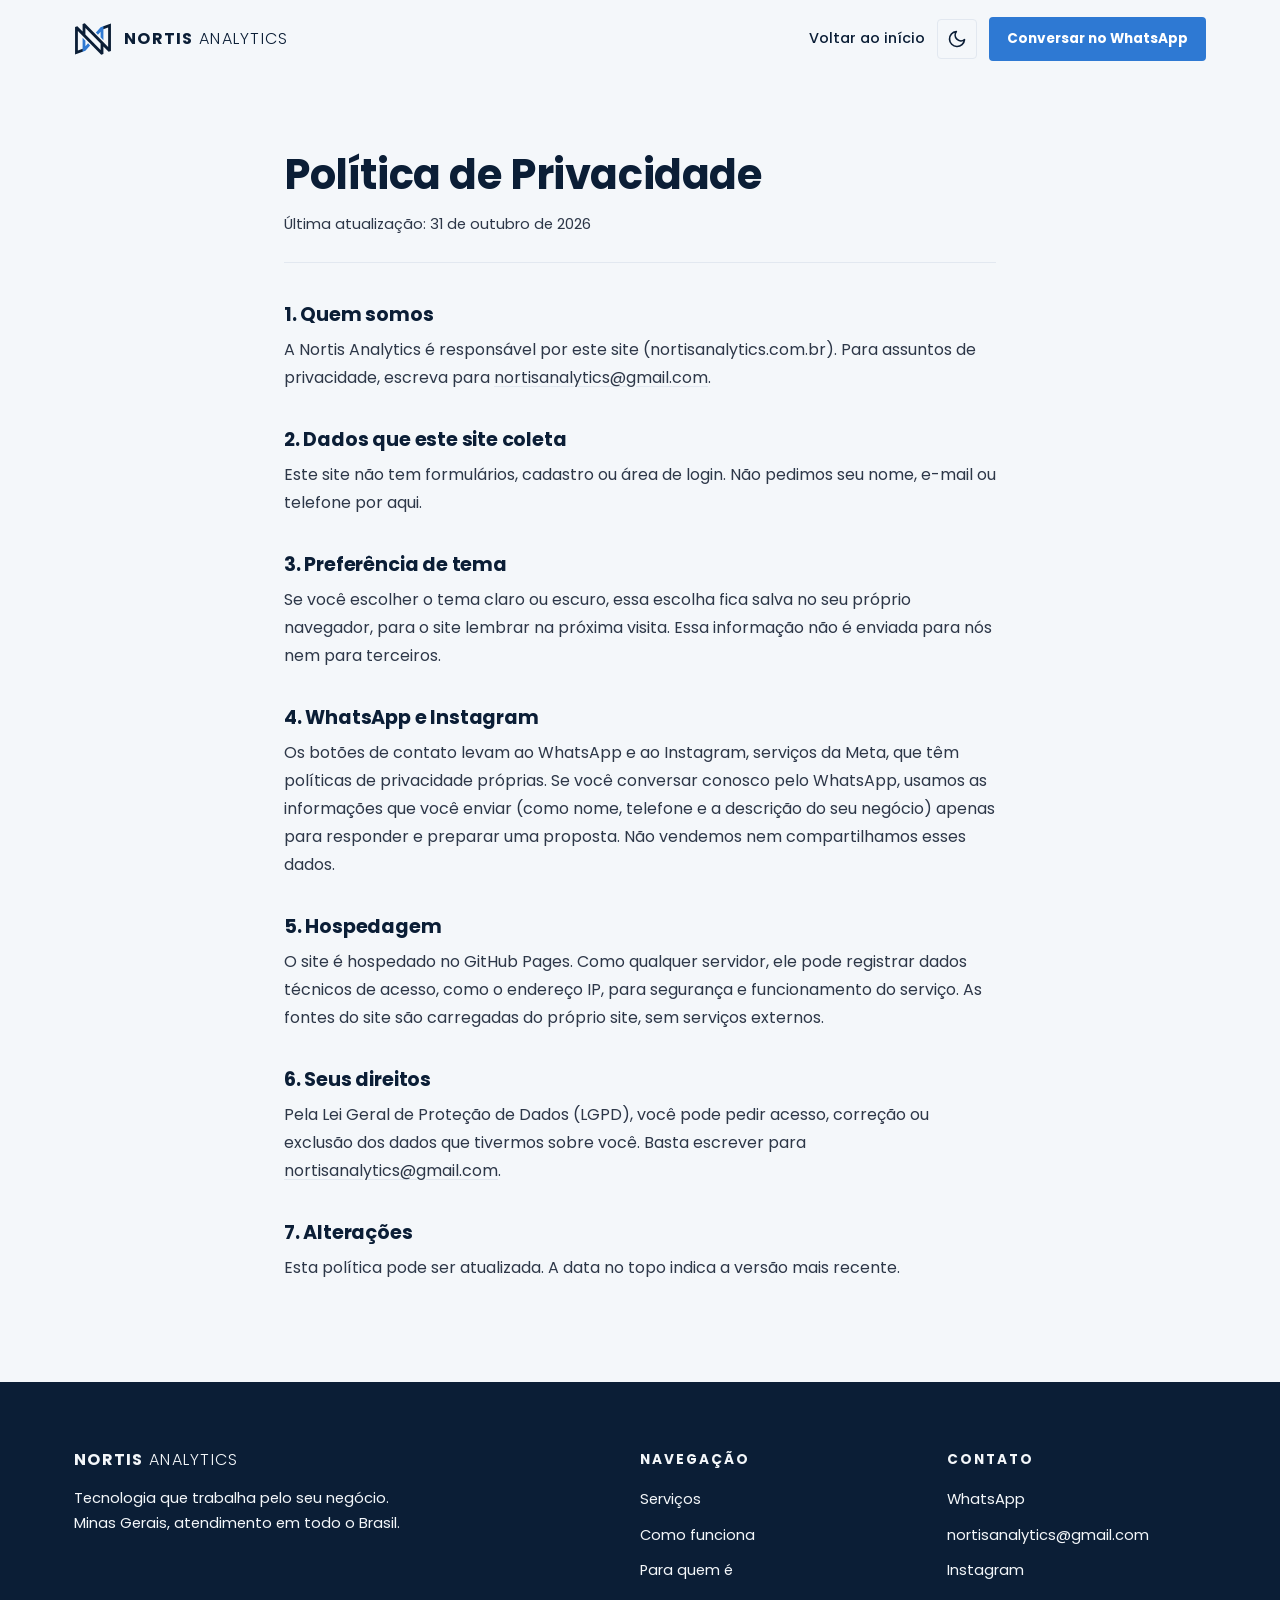
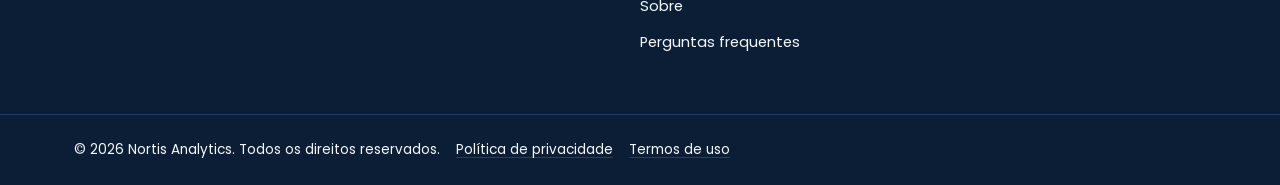
<file: politica-de-privacidade.html>
<!DOCTYPE html>
<html lang="pt-BR" data-theme="light">
<head>
<meta charset="UTF-8" />
<meta name="viewport" content="width=device-width, initial-scale=1.0" />
<title>Política de privacidade | Nortis Analytics</title>
<meta name="description" content="Como o site da Nortis Analytics trata seus dados: o que é coletado, a preferência de tema, o contato pelo WhatsApp e Instagram e os seus direitos pela LGPD." />
<link rel="canonical" href="https://www.nortisanalytics.com.br/politica-de-privacidade.html" />
<meta name="theme-color" content="#FFFFFF" id="metaThemeColor" />
<link rel="icon" href="/favicon.ico" sizes="48x48">
<link rel="icon" href="/assets/images/favicon.svg" type="image/svg+xml">
<link rel="apple-touch-icon" href="/assets/images/apple-touch-icon.png">
<script>
  // Aplica o tema antes da renderização para evitar o piscar
  (function(){
    var theme;
    try { theme = localStorage.getItem('nortis-theme'); } catch (e) {}
    if (theme !== 'dark' && theme !== 'light'){
      theme = (window.matchMedia && window.matchMedia('(prefers-color-scheme: dark)').matches) ? 'dark' : 'light';
    }
    document.documentElement.setAttribute('data-theme', theme);
    document.getElementById('metaThemeColor').setAttribute('content', theme === 'dark' ? '#0B1E36' : '#FFFFFF');
  })();
</script>
<link rel="preload" href="/assets/fonts/poppins-latin-400-normal.woff2" as="font" type="font/woff2" crossorigin>
<link rel="stylesheet" href="/css/style.css" />
</head>
<body>

<header class="header" id="header">
  <div class="container header-inner">
    <a href="/" class="logo">
      <img src="/assets/images/logo-mark.svg" alt="Nortis Analytics" class="logo-img illus-light" />
      <img src="/assets/images/logo-mark-dark.svg" alt="" aria-hidden="true" class="logo-img illus-dark" />
      <span class="logo-text"><strong>NORTIS</strong> ANALYTICS</span>
    </a>
    <div class="header-actions">
      <a href="/" class="back-link link-grow">Voltar ao início</a>
      <button class="theme-toggle" id="themeToggle" type="button" aria-label="Ativar tema escuro" aria-pressed="false">
        <svg class="icon-moon" viewBox="0 0 24 24" width="20" height="20" fill="none" stroke="currentColor" stroke-width="2" stroke-linecap="round" stroke-linejoin="round" aria-hidden="true"><path d="M21 12.8A9 9 0 1 1 11.2 3a7 7 0 0 0 9.8 9.8Z"/></svg>
        <svg class="icon-sun" viewBox="0 0 24 24" width="20" height="20" fill="none" stroke="currentColor" stroke-width="2" stroke-linecap="round" stroke-linejoin="round" aria-hidden="true"><circle cx="12" cy="12" r="4"/><path d="M12 2v2M12 20v2M4.9 4.9l1.4 1.4M17.7 17.7l1.4 1.4M2 12h2M20 12h2M4.9 19.1l1.4-1.4M17.7 6.3l1.4-1.4"/></svg>
      </button>
      <a href="/whatsapp.html" target="_blank" rel="noopener" class="btn btn-primary btn-sm"><span class="label-long">Conversar no WhatsApp</span><span class="label-short">WhatsApp</span></a>
    </div>
  </div>
</header>

<main class="page">
  <div class="container legal">
    <h1>Política de Privacidade</h1>
    <p class="legal-date">Última atualização: 31 de outubro de 2026</p>

    <h2>1. Quem somos</h2>
    <p>A Nortis Analytics é responsável por este site (nortisanalytics.com.br). Para assuntos de privacidade, escreva para <a href="mailto:nortisanalytics@gmail.com">nortisanalytics@gmail.com</a>.</p>

    <h2>2. Dados que este site coleta</h2>
    <p>Este site não tem formulários, cadastro ou área de login. Não pedimos seu nome, e-mail ou telefone por aqui.</p>

    <h2>3. Preferência de tema</h2>
    <p>Se você escolher o tema claro ou escuro, essa escolha fica salva no seu próprio navegador, para o site lembrar na próxima visita. Essa informação não é enviada para nós nem para terceiros.</p>

    <h2>4. WhatsApp e Instagram</h2>
    <p>Os botões de contato levam ao WhatsApp e ao Instagram, serviços da Meta, que têm políticas de privacidade próprias. Se você conversar conosco pelo WhatsApp, usamos as informações que você enviar (como nome, telefone e a descrição do seu negócio) apenas para responder e preparar uma proposta. Não vendemos nem compartilhamos esses dados.</p>

    <h2>5. Hospedagem</h2>
    <p>O site é hospedado no GitHub Pages. Como qualquer servidor, ele pode registrar dados técnicos de acesso, como o endereço IP, para segurança e funcionamento do serviço. As fontes do site são carregadas do próprio site, sem serviços externos.</p>

    <h2>6. Seus direitos</h2>
    <p>Pela Lei Geral de Proteção de Dados (LGPD), você pode pedir acesso, correção ou exclusão dos dados que tivermos sobre você. Basta escrever para <a href="mailto:nortisanalytics@gmail.com">nortisanalytics@gmail.com</a>.</p>

    <h2>7. Alterações</h2>
    <p>Esta política pode ser atualizada. A data no topo indica a versão mais recente.</p>
  </div>
</main>

<footer class="footer">
  <div class="container footer-inner">
    <div class="footer-brand">
      <a href="/" class="logo logo-light">
        <span class="logo-text"><strong>NORTIS</strong> ANALYTICS</span>
      </a>
      <p>Tecnologia que trabalha pelo seu negócio.<br/>Minas Gerais, atendimento em todo o Brasil.</p>
    </div>
    <div class="footer-col">
      <h2>Navegação</h2>
      <ul>
        <li><a href="/#servicos">Serviços</a></li>
        <li><a href="/#como-funciona">Como funciona</a></li>
        <li><a href="/#para-quem">Para quem é</a></li>
        <li><a href="/#sobre">Sobre</a></li>
        <li><a href="/#faq">Perguntas frequentes</a></li>
      </ul>
    </div>
    <div class="footer-col">
      <h2>Contato</h2>
      <ul>
        <li><a href="/whatsapp.html" target="_blank" rel="noopener">WhatsApp</a></li>
        <li><a href="mailto:nortisanalytics@gmail.com">nortisanalytics@gmail.com</a></li>
        <li><a href="https://www.instagram.com/nortisanalytics" target="_blank" rel="noopener">Instagram</a></li>
      </ul>
    </div>
  </div>
  <div class="footer-bottom">
    <div class="container">
      <p>&copy; 2026 Nortis Analytics. Todos os direitos reservados. <a href="/politica-de-privacidade.html">Política de privacidade</a> <a href="/termos-de-uso.html">Termos de uso</a></p>
    </div>
  </div>
</footer>

<script src="/js/script.js"></script>
</body>
</html>
</file>
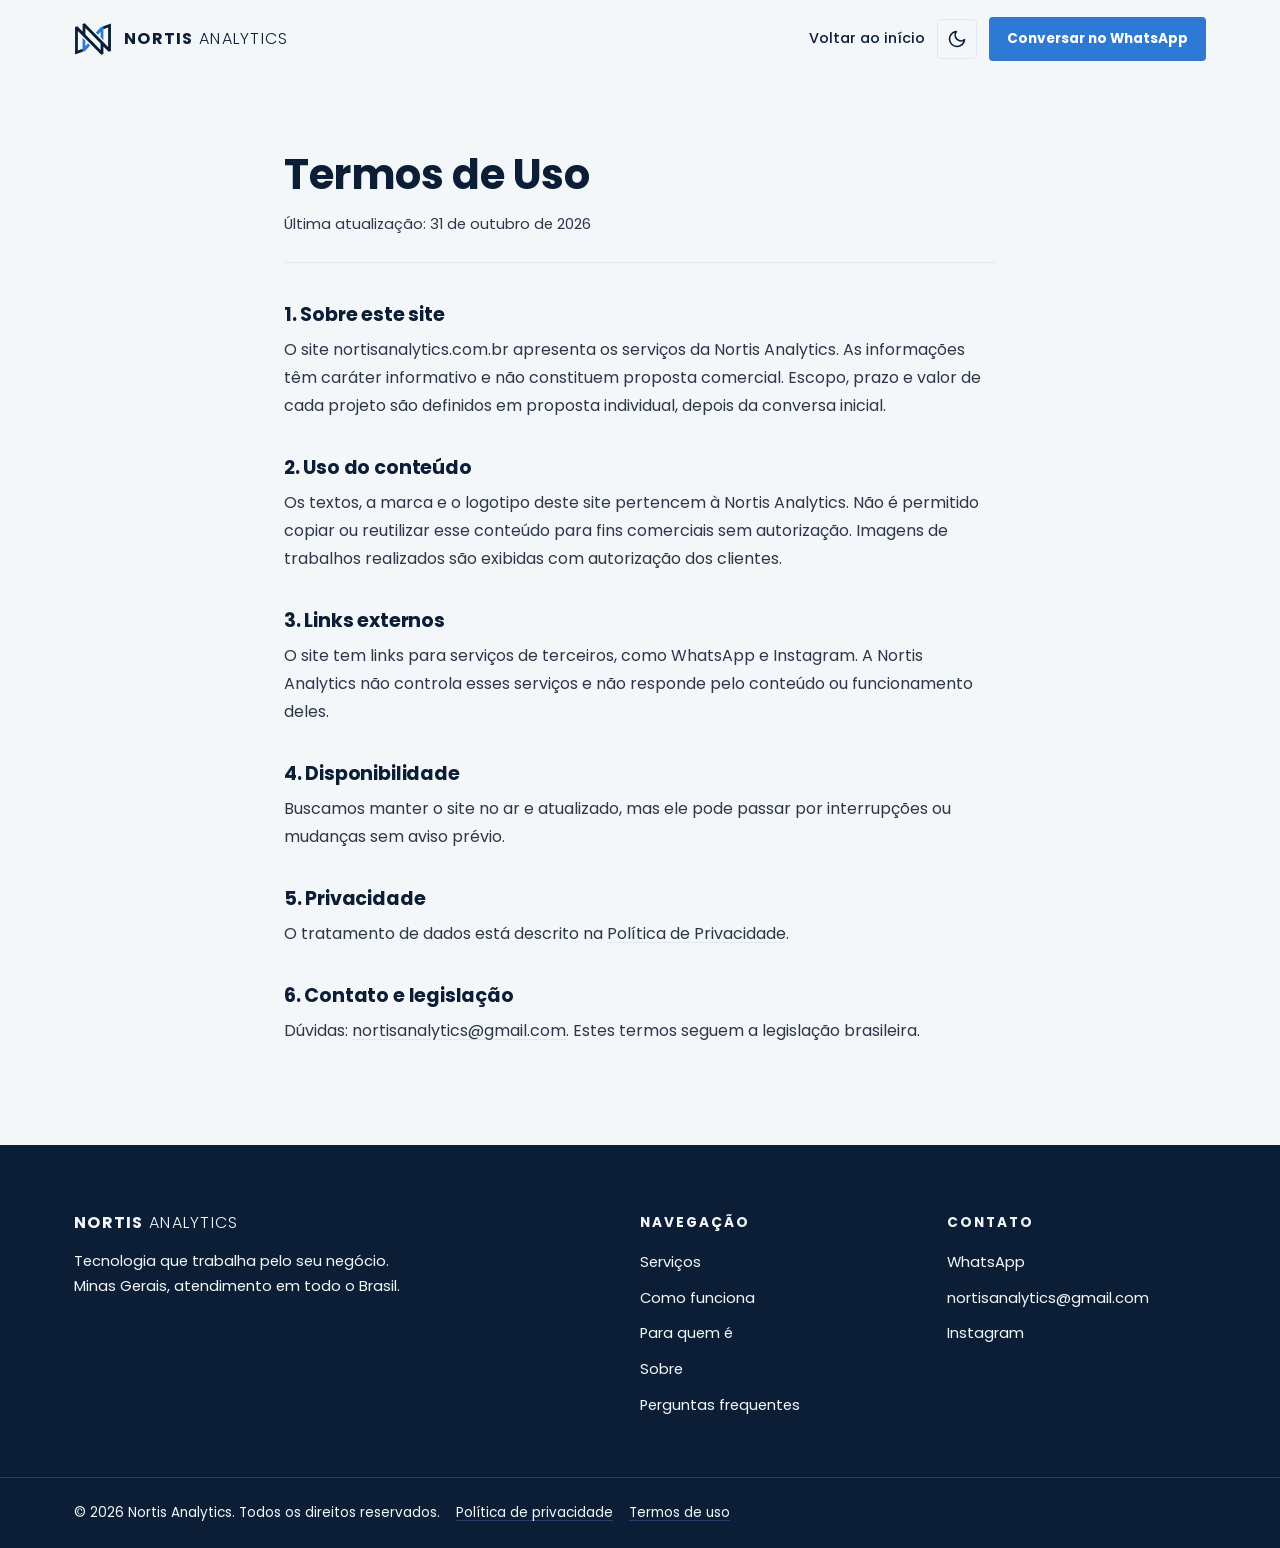
<file: termos-de-uso.html>
<!DOCTYPE html>
<html lang="pt-BR" data-theme="light">
<head>
<meta charset="UTF-8" />
<meta name="viewport" content="width=device-width, initial-scale=1.0" />
<title>Termos de uso | Nortis Analytics</title>
<meta name="description" content="Termos de uso do site da Nortis Analytics: caráter informativo das informações, uso do conteúdo, links externos, disponibilidade e contato." />
<link rel="canonical" href="https://www.nortisanalytics.com.br/termos-de-uso.html" />
<meta name="theme-color" content="#FFFFFF" id="metaThemeColor" />
<link rel="icon" href="/favicon.ico" sizes="48x48">
<link rel="icon" href="/assets/images/favicon.svg" type="image/svg+xml">
<link rel="apple-touch-icon" href="/assets/images/apple-touch-icon.png">
<script>
  // Aplica o tema antes da renderização para evitar o piscar
  (function(){
    var theme;
    try { theme = localStorage.getItem('nortis-theme'); } catch (e) {}
    if (theme !== 'dark' && theme !== 'light'){
      theme = (window.matchMedia && window.matchMedia('(prefers-color-scheme: dark)').matches) ? 'dark' : 'light';
    }
    document.documentElement.setAttribute('data-theme', theme);
    document.getElementById('metaThemeColor').setAttribute('content', theme === 'dark' ? '#0B1E36' : '#FFFFFF');
  })();
</script>
<link rel="preload" href="/assets/fonts/poppins-latin-400-normal.woff2" as="font" type="font/woff2" crossorigin>
<link rel="stylesheet" href="/css/style.css" />
</head>
<body>

<header class="header" id="header">
  <div class="container header-inner">
    <a href="/" class="logo">
      <img src="/assets/images/logo-mark.svg" alt="Nortis Analytics" class="logo-img illus-light" />
      <img src="/assets/images/logo-mark-dark.svg" alt="" aria-hidden="true" class="logo-img illus-dark" />
      <span class="logo-text"><strong>NORTIS</strong> ANALYTICS</span>
    </a>
    <div class="header-actions">
      <a href="/" class="back-link link-grow">Voltar ao início</a>
      <button class="theme-toggle" id="themeToggle" type="button" aria-label="Ativar tema escuro" aria-pressed="false">
        <svg class="icon-moon" viewBox="0 0 24 24" width="20" height="20" fill="none" stroke="currentColor" stroke-width="2" stroke-linecap="round" stroke-linejoin="round" aria-hidden="true"><path d="M21 12.8A9 9 0 1 1 11.2 3a7 7 0 0 0 9.8 9.8Z"/></svg>
        <svg class="icon-sun" viewBox="0 0 24 24" width="20" height="20" fill="none" stroke="currentColor" stroke-width="2" stroke-linecap="round" stroke-linejoin="round" aria-hidden="true"><circle cx="12" cy="12" r="4"/><path d="M12 2v2M12 20v2M4.9 4.9l1.4 1.4M17.7 17.7l1.4 1.4M2 12h2M20 12h2M4.9 19.1l1.4-1.4M17.7 6.3l1.4-1.4"/></svg>
      </button>
      <a href="/whatsapp.html" target="_blank" rel="noopener" class="btn btn-primary btn-sm"><span class="label-long">Conversar no WhatsApp</span><span class="label-short">WhatsApp</span></a>
    </div>
  </div>
</header>

<main class="page">
  <div class="container legal">
    <h1>Termos de Uso</h1>
    <p class="legal-date">Última atualização: 31 de outubro de 2026</p>

    <h2>1. Sobre este site</h2>
    <p>O site nortisanalytics.com.br apresenta os serviços da Nortis Analytics. As informações têm caráter informativo e não constituem proposta comercial. Escopo, prazo e valor de cada projeto são definidos em proposta individual, depois da conversa inicial.</p>

    <h2>2. Uso do conteúdo</h2>
    <p>Os textos, a marca e o logotipo deste site pertencem à Nortis Analytics. Não é permitido copiar ou reutilizar esse conteúdo para fins comerciais sem autorização. Imagens de trabalhos realizados são exibidas com autorização dos clientes.</p>

    <h2>3. Links externos</h2>
    <p>O site tem links para serviços de terceiros, como WhatsApp e Instagram. A Nortis Analytics não controla esses serviços e não responde pelo conteúdo ou funcionamento deles.</p>

    <h2>4. Disponibilidade</h2>
    <p>Buscamos manter o site no ar e atualizado, mas ele pode passar por interrupções ou mudanças sem aviso prévio.</p>

    <h2>5. Privacidade</h2>
    <p>O tratamento de dados está descrito na <a href="/politica-de-privacidade.html">Política de Privacidade</a>.</p>

    <h2>6. Contato e legislação</h2>
    <p>Dúvidas: <a href="mailto:nortisanalytics@gmail.com">nortisanalytics@gmail.com</a>. Estes termos seguem a legislação brasileira.</p>
  </div>
</main>

<footer class="footer">
  <div class="container footer-inner">
    <div class="footer-brand">
      <a href="/" class="logo logo-light">
        <span class="logo-text"><strong>NORTIS</strong> ANALYTICS</span>
      </a>
      <p>Tecnologia que trabalha pelo seu negócio.<br/>Minas Gerais, atendimento em todo o Brasil.</p>
    </div>
    <div class="footer-col">
      <h2>Navegação</h2>
      <ul>
        <li><a href="/#servicos">Serviços</a></li>
        <li><a href="/#como-funciona">Como funciona</a></li>
        <li><a href="/#para-quem">Para quem é</a></li>
        <li><a href="/#sobre">Sobre</a></li>
        <li><a href="/#faq">Perguntas frequentes</a></li>
      </ul>
    </div>
    <div class="footer-col">
      <h2>Contato</h2>
      <ul>
        <li><a href="/whatsapp.html" target="_blank" rel="noopener">WhatsApp</a></li>
        <li><a href="mailto:nortisanalytics@gmail.com">nortisanalytics@gmail.com</a></li>
        <li><a href="https://www.instagram.com/nortisanalytics" target="_blank" rel="noopener">Instagram</a></li>
      </ul>
    </div>
  </div>
  <div class="footer-bottom">
    <div class="container">
      <p>&copy; 2026 Nortis Analytics. Todos os direitos reservados. <a href="/politica-de-privacidade.html">Política de privacidade</a> <a href="/termos-de-uso.html">Termos de uso</a></p>
    </div>
  </div>
</footer>

<script src="/js/script.js"></script>
</body>
</html>
</file>
<file: css/style.css>
/* ============================
   Nortis Analytics: Stylesheet
   Paleta oficial (doc 12): #0B1E36, #2E79D3, #F4F7FA, #2D3748, #A0AEC0, #E2E8F0
   Regra do azul: #2E79D3 só em fundo de botão (texto branco em negrito),
   bordas/linhas, ícones e títulos grandes. Texto pequeno usa --c-text.
   Sem sombras, sem degradês e sem faixas laterais coloridas.
   ============================ */

/* Poppins hospedada no próprio site (licença em assets/fonts/OFL.txt) */
@font-face{font-family:'Poppins';font-style:normal;font-weight:300;font-display:swap;src:url('../assets/fonts/poppins-latin-300-normal.woff2') format('woff2')}
@font-face{font-family:'Poppins';font-style:normal;font-weight:400;font-display:swap;src:url('../assets/fonts/poppins-latin-400-normal.woff2') format('woff2')}
@font-face{font-family:'Poppins';font-style:normal;font-weight:500;font-display:swap;src:url('../assets/fonts/poppins-latin-500-normal.woff2') format('woff2')}
@font-face{font-family:'Poppins';font-style:normal;font-weight:700;font-display:swap;src:url('../assets/fonts/poppins-latin-700-normal.woff2') format('woff2')}

:root{
  --navy:#0B1E36;
  --blue:#2E79D3;
  --blue-hover:color-mix(in srgb, #2E79D3 85%, #0B1E36);
  --white:#FFFFFF;

  /* Tema claro */
  --sec-base:#F4F7FA;
  --sec-alt:#EAF0F7;
  --c-bg:var(--sec-base);
  --c-panel:#FFFFFF;
  --c-panel-border:#E2E8F0;
  --c-heading:#0B1E36;
  --c-text:#2D3748;
  --c-note:#2D3748;
  --c-border:#E2E8F0;
  /* Linha entre itens sobre a faixa #EAF0F7: tom entre #E2E8F0 e #A0AEC0 */
  --c-border-alt:color-mix(in srgb, #A0AEC0 45%, #E2E8F0);

  /* Para quem é e rodapé */
  --c-band:#0B1E36;
  --c-band-border:#24406A;
  --c-band-text:#F4F7FA;

  --header-h:78px;
  --nav-h:64px;
  --max:1180px;
  --radius:4px;
  --transition:.25s ease;
}

[data-theme="dark"]{
  --sec-base:#0B1E36;
  --sec-alt:#0F2440;
  --c-panel:#13294A;
  --c-panel-border:#24406A;
  --c-heading:#F4F7FA;
  --c-text:#F4F7FA;
  --c-note:#A0AEC0;
  --c-border:#24406A;
  --c-border-alt:#24406A;

  --c-band:#13294A;
}

*{box-sizing:border-box;margin:0;padding:0}
html{scroll-behavior:smooth}
body{
  font-family:'Poppins',system-ui,-apple-system,sans-serif;
  font-weight:400;
  color:var(--c-text);
  background:var(--c-bg);
  line-height:1.6;
  -webkit-font-smoothing:antialiased;
  overflow-x:hidden;
}
img{max-width:100%;display:block}
a{color:inherit;text-decoration:none}
ul,ol{list-style:none}

.container{max-width:var(--max);margin:0 auto;padding:0 24px}
.visually-hidden{position:absolute;width:1px;height:1px;padding:0;margin:-1px;overflow:hidden;clip:rect(0 0 0 0);white-space:nowrap;border:0}

h1,h2,h3,h4{color:var(--c-heading);font-weight:700;line-height:1.2;letter-spacing:-.01em}
h1{font-size:clamp(2rem,4.6vw,3.5rem)}
h2{font-size:clamp(1.6rem,3vw,2.4rem)}
h3{font-size:1.1rem}

.eyebrow{
  display:block;
  text-transform:uppercase;
  font-size:.78rem;
  font-weight:500;
  letter-spacing:.16em;
  color:var(--c-text);
  margin-bottom:14px;
}

/* Ícones do sprite: traço na cor do texto, destaque azul no próprio desenho */
.icon{width:28px;height:28px;flex:none;color:currentColor;transition:color var(--transition)}
.icon-40{width:40px;height:40px}

/* Botões: retangulares, cantos de 4px, sem sombra */
.btn{
  display:inline-flex;
  align-items:center;
  justify-content:center;
  padding:14px 28px;
  border-radius:var(--radius);
  font-weight:700;
  font-size:.95rem;
  font-family:inherit;
  cursor:pointer;
  border:2px solid transparent;
  outline:1px solid transparent;
  outline-offset:0;
  text-align:center;
  transition:background-color var(--transition),border-color var(--transition),outline-color var(--transition),transform .12s ease;
}
.btn-sm{padding:9px 16px;font-size:.85rem}
.btn-lg{padding:18px 36px;font-size:1rem}
.btn-primary{background:var(--blue);color:var(--white);border-color:var(--blue)}
.btn-primary:hover{background:var(--blue-hover);border-color:var(--blue-hover);outline-color:var(--blue-hover)}
.btn-outline{background:transparent;color:var(--c-heading);border-color:var(--c-heading)}
.btn-outline:hover{background:color-mix(in srgb, var(--c-heading) 8%, transparent);outline-color:var(--c-heading)}
.btn:active{transform:scale(.98)}
.label-short{display:none}

/* Links com sublinhado que cresce da esquerda para a direita */
.link-grow{position:relative}
.link-grow::after{
  content:"";position:absolute;left:0;right:0;bottom:-3px;height:1px;
  background:var(--blue);transform:scaleX(0);transform-origin:left;
  transition:transform var(--transition);
}
.link-grow:hover::after{transform:scaleX(1)}

/* Header */
.header{
  position:fixed;top:0;left:0;right:0;z-index:50;
  background:var(--c-bg);
  border-bottom:1px solid transparent;
  transition:border-color var(--transition);
}
.header.scrolled{border-bottom-color:var(--c-border)}
.header-inner{display:flex;align-items:center;justify-content:space-between;gap:16px;height:var(--header-h)}
.logo{display:flex;align-items:center;gap:12px;color:var(--c-heading)}
.logo-img{width:38px;height:38px;object-fit:contain;display:block}
.logo-text{font-weight:300;font-size:1rem;letter-spacing:.08em;line-height:1;white-space:nowrap}
.logo-text strong{font-weight:700}
.logo-light{color:var(--c-band-text)}
.header-actions{display:flex;align-items:center;gap:12px}
.back-link{font-size:.9rem;font-weight:500;color:var(--c-heading)}

.theme-toggle{
  display:inline-flex;align-items:center;justify-content:center;
  width:40px;height:40px;padding:0;flex:none;
  background:transparent;color:var(--c-heading);
  border:1px solid var(--c-border);border-radius:var(--radius);
  cursor:pointer;transition:border-color var(--transition);
}
.theme-toggle:hover{border-color:var(--blue)}
.theme-toggle .icon-sun{display:none}
[data-theme="dark"] .theme-toggle .icon-sun{display:block}
[data-theme="dark"] .theme-toggle .icon-moon{display:none}

/* Imagens com versão por tema (logo e ilustração do Sobre) */
.illus-dark{display:none}
[data-theme="dark"] .illus-light{display:none}
[data-theme="dark"] .illus-dark{display:block}

/* Fundos das seções: base e faixa alternadas */
.sec-base{--sec-bg:var(--sec-base);background:var(--sec-bg)}
.sec-alt{--sec-bg:var(--sec-alt);background:var(--sec-bg);--c-border:var(--c-border-alt)}

/* Página inicial: o conteúdo começa abaixo do cabeçalho fixo */
.home{display:flex;flex-direction:column;padding-top:var(--header-h)}
.home > section{scroll-margin-top:calc(var(--header-h) + var(--nav-h))}

/* Topo */
.hero{padding:90px 0 100px}
.hero-grid{display:grid;grid-template-columns:1.1fr .9fr;gap:56px;align-items:center}
.hero h1{
  margin:18px 0 28px;
  font-size:clamp(2.2rem,5vw,3.9rem);
  line-height:1.08;
  letter-spacing:-.025em;
}
.rotator{display:inline-grid;vertical-align:top;overflow:hidden;color:var(--blue)}
.rotator-item{
  grid-area:1/1;white-space:nowrap;
  transform:translateY(100%);opacity:0;
  transition:transform .3s ease,opacity .3s ease;
}
.rotator-item.is-active{transform:none;opacity:1}
.rotator-item.is-leaving{transform:translateY(-100%);opacity:0}
.hero-text{font-size:1.1rem;margin-bottom:40px;line-height:1.7;max-width:600px}
.hero-cta{display:flex;gap:14px;flex-wrap:wrap}

/* Carrossel de demonstrações do topo */
.demo-frame{
  display:grid;
  border:1px solid var(--c-border-alt);border-radius:var(--radius);overflow:hidden;background:var(--sec-alt);
}
/* Todos os slides ocupam a mesma célula: o painel fica com a altura do maior e não pula */
.demo-slide{grid-area:1/1;display:flex;flex-direction:column;visibility:hidden;opacity:0;transition:opacity .25s ease,visibility 0s linear .25s}
.demo-slide.is-current{visibility:visible;opacity:1;transition:opacity .25s ease}
.demo-head{display:flex;align-items:center;gap:10px;padding:14px 18px;background:var(--c-panel);border-bottom:1px solid var(--c-border-alt)}
.demo-title{font-weight:700;font-size:.92rem;color:var(--c-heading)}
.chat-dot{width:10px;height:10px;background:var(--blue);border-radius:50%;flex:none}
.chat-status{margin-left:auto;font-size:.8rem}
.win-dots{display:flex;gap:5px}
.win-dots span{width:9px;height:9px;border:1.5px solid var(--c-heading)}
.demo-body{flex:1;display:flex;flex-direction:column;gap:12px;padding:20px 18px}

/* Etapas: sem script, tudo aparece no estado final; com script, o elemento só aparece na sua etapa */
[data-until]:not(.is-on){display:none !important}
.demo-carousel.is-enhanced [data-from]:not(.is-on){display:none !important}
.demo-carousel.is-enhanced [data-from].is-on{animation:step-in .25s ease both}
@keyframes step-in{from{opacity:0;transform:translateY(6px)}to{opacity:1;transform:none}}

/* a) Atendimento */
.msg{max-width:82%;padding:10px 14px;border-radius:var(--radius);font-size:.92rem;line-height:1.45}
.msg-client{align-self:flex-end;background:var(--c-panel);border:1px solid var(--c-border-alt);color:var(--c-heading)}
.msg-bot{align-self:flex-start;background:var(--blue);color:var(--white)}
.msg-time{display:block;margin-top:4px;font-size:.72rem;text-align:right}
.typing{display:flex;align-self:flex-start;gap:5px;padding:12px 14px;background:var(--blue);border-radius:var(--radius)}
.typing span{width:7px;height:7px;background:var(--white);animation:typing 1s infinite ease-in-out}
.typing span:nth-child(2){animation-delay:.15s}
.typing span:nth-child(3){animation-delay:.3s}
@keyframes typing{0%,60%,100%{opacity:.35;transform:translateY(0)}30%{opacity:1;transform:translateY(-3px)}}

/* b) Site */
.site-search{
  display:flex;align-items:center;gap:2px;min-height:44px;padding:10px 14px;
  background:var(--c-panel);border:1px solid var(--c-border-alt);border-radius:var(--radius);
  font-size:.92rem;color:var(--c-heading);
}
.caret{width:2px;height:18px;background:var(--blue);animation:caret 1s steps(1) infinite}
@keyframes caret{50%{opacity:0}}
.site-result{
  display:flex;flex-direction:column;gap:2px;padding:12px 14px;
  background:var(--c-panel);border:1px solid var(--c-border-alt);border-radius:var(--radius);
  transition:border-color .2s ease;
}
.site-result strong{font-size:.95rem;color:var(--c-heading)}
.site-result span{font-size:.8rem}
.site-result.is-marked{border-color:var(--blue)}
.site-page{
  display:flex;flex-direction:column;align-items:flex-start;gap:14px;padding:20px 18px;
  background:var(--c-panel);border:1px solid var(--c-border-alt);border-radius:var(--radius);
}
.site-page-name{font-size:1.15rem;font-weight:700;color:var(--c-heading)}
.site-cta{
  display:inline-block;padding:10px 16px;background:var(--blue);color:var(--white);
  font-weight:700;font-size:.88rem;border-radius:var(--radius);
  outline:2px solid transparent;outline-offset:2px;transition:transform .15s ease,outline-color .15s ease;
}
.site-cta.is-marked{transform:scale(.96);outline-color:var(--blue)}
.site-toast{
  align-self:flex-end;padding:10px 14px;background:var(--blue);color:var(--white);
  font-weight:700;font-size:.85rem;border-radius:var(--radius);
}

/* c) Aplicativo */
.app-body{gap:10px}
.slot{display:grid;grid-template-columns:64px 1fr;gap:12px;align-items:center}
.slot-time{font-weight:700;font-size:.92rem;color:var(--c-heading)}
.slot-cell{
  display:flex;align-items:center;min-height:46px;padding:10px 14px;font-size:.9rem;
  border:1px dashed var(--c-border-alt);border-radius:var(--radius);
  transition:background-color .3s ease,border-color .3s ease,color .3s ease;
}
.slot-busy{display:none}
.slot.is-marked .slot-free{display:none}
.slot.is-marked .slot-busy{display:inline}
.slot.is-marked .slot-cell{background:var(--c-panel);border-style:solid;color:var(--c-heading)}
.slot-new.is-marked .slot-cell{background:var(--blue);border-color:var(--blue);color:var(--white);font-weight:700}

/* d) IA */
.ia-body{display:grid;grid-template-columns:1fr 1fr;gap:16px;align-items:start}
.ia-in{display:flex;flex-direction:column;gap:12px}
.ia-in .msg{max-width:100%;align-self:stretch}
.ia-out{
  display:flex;flex-direction:column;gap:10px;padding:16px;
  background:var(--c-panel);border:1px solid var(--c-border-alt);border-radius:var(--radius);
}
.ia-out-title{font-weight:700;font-size:.9rem;color:var(--c-heading)}
.ia-items li{display:flex;justify-content:space-between;gap:12px;padding:8px 0;border-top:1px solid var(--c-border-alt);font-size:.88rem}
.ia-items strong{color:var(--c-heading)}
.ia-badge{align-self:flex-start;padding:8px 12px;background:var(--blue);color:var(--white);font-weight:700;font-size:.8rem;border-radius:var(--radius)}

/* Legenda e controles */
.demo-caption{margin-top:12px;font-size:.85rem;color:var(--c-note)}
.demo-controls{display:flex;align-items:center;gap:12px;margin-top:14px}
.demo-carousel:not(.is-enhanced) .demo-controls{display:none}
.demo-arrow{
  display:inline-flex;align-items:center;justify-content:center;width:40px;height:40px;padding:0;
  background:transparent;color:var(--c-heading);border:1px solid var(--c-border-alt);border-radius:var(--radius);
  cursor:pointer;transition:border-color var(--transition)
}
.demo-arrow:hover{border-color:var(--blue)}
.demo-dots{display:flex;gap:4px}
.demo-dot{
  display:inline-flex;align-items:center;justify-content:center;width:24px;height:24px;padding:0;
  background:transparent;border:0;cursor:pointer;
}
.demo-dot::before{content:"";width:10px;height:10px;border:2px solid var(--c-heading);transition:background-color .2s ease,border-color .2s ease}
.demo-dot[aria-current="true"]::before{background:var(--blue);border-color:var(--blue)}

/* Barra de seções */
.section-nav{
  position:sticky;top:var(--header-h);z-index:40;
  height:var(--nav-h);display:flex;align-items:center;justify-content:center;
  padding:0 16px;margin-bottom:calc(var(--nav-h) * -1);
  pointer-events:none;
}
.section-nav-track{
  position:relative;display:flex;gap:4px;padding:4px;max-width:100%;
  background:var(--c-panel);border:1px solid var(--c-panel-border);border-radius:var(--radius);
  overflow-x:auto;scrollbar-width:none;pointer-events:auto;
}
.section-nav-track::-webkit-scrollbar{display:none}
.section-nav-track a{
  position:relative;z-index:1;flex:none;
  display:inline-flex;flex-direction:column;align-items:center;
  padding:8px 16px;font-size:.88rem;font-weight:500;color:var(--c-heading);
  border-radius:var(--radius);white-space:nowrap;transition:color var(--transition);
}
/* Reserva a largura da versão em negrito para a barra não mudar de tamanho */
.section-nav-track a::after{content:attr(data-label);font-weight:700;height:0;overflow:hidden;visibility:hidden}
.section-nav-track a:hover{color:var(--blue)}
.section-nav-track a[aria-current="true"]{color:var(--white);font-weight:700}
.section-nav-indicator{
  position:absolute;top:4px;bottom:4px;left:0;width:0;
  background:var(--blue);border-radius:var(--radius);opacity:0;
  transition:transform .25s ease,width .25s ease,opacity .2s ease;
}
.section-nav-indicator.is-visible{opacity:1}

/* Seções */
.section{padding:110px 0}
.section-head{max-width:760px;margin:0 0 56px}
.section-sub{font-size:1.05rem;margin-top:14px}

/* Dor: percurso em zigue-zague */
.pain-path{position:relative}
.pain-line{position:absolute;top:0;left:0;overflow:visible;pointer-events:none}
.pain-line path{fill:none;stroke-width:2;stroke-linejoin:miter}
.pain-line-track{stroke:var(--c-border)}
.pain-line-fill{stroke:var(--blue)}
.pain-list{position:relative;display:flex;flex-direction:column;gap:44px}
.pain-item{display:flex;align-items:center;gap:20px;width:min(520px,48%)}
.pain-item:nth-child(even){margin-left:auto}
.pain-item p{font-size:clamp(1.05rem,1.6vw,1.25rem);font-weight:500;line-height:1.45;color:var(--c-heading)}
.icon-box{
  position:relative;z-index:1;flex:none;
  width:56px;height:56px;display:flex;align-items:center;justify-content:center;
  border:2px solid var(--c-heading);border-radius:var(--radius);
  background:var(--sec-bg);color:var(--c-heading);
  transition:color .3s ease,border-color .3s ease;
}
.pain-item.is-active .icon-box{color:var(--blue);border-color:var(--blue)}
.pain-end{position:relative;z-index:1;margin:56px auto 0;max-width:640px;text-align:center;background:var(--sec-bg);padding-top:16px}
.pain-footer{font-size:clamp(1.2rem,2.2vw,1.6rem);font-weight:700;color:var(--c-heading);margin-bottom:24px;line-height:1.35}

/* Números grandes */
.big-num{display:block;font-size:2.6rem;font-weight:700;line-height:1;letter-spacing:-.02em;color:var(--c-heading)}

/* Serviços: seletor em abas */
.services{display:flex;flex-direction:column;gap:24px}
.service-tabs{order:2;display:flex;gap:12px;justify-content:center;flex-wrap:wrap}
.services:not(.is-enhanced) .service-tabs{display:none}
.service-tab{
  display:inline-flex;align-items:center;justify-content:center;gap:0;height:48px;min-width:48px;padding:0 13px;flex:none;
  border:2px solid var(--c-heading);border-radius:24px;background:transparent;
  color:var(--c-heading);font-family:inherit;font-weight:700;font-size:.9rem;cursor:pointer;
  transition:background-color .3s ease,border-color .3s ease,color .3s ease,gap .3s ease;
}
.service-tab:hover{border-color:var(--blue)}
.tab-name{max-width:0;opacity:0;overflow:hidden;white-space:nowrap;transition:max-width .3s ease,opacity .3s ease}
.service-tab[aria-selected="true"]{background:var(--blue);border-color:var(--blue);color:var(--white);gap:10px;padding:0 20px}
.service-tab[aria-selected="true"] .tab-name{max-width:260px;opacity:1}
.service-panels{order:1}
.service-panel{
  display:grid;grid-template-columns:1fr 320px;gap:40px;align-items:center;
  padding:40px;background:var(--c-panel);border:1px solid var(--c-border-alt);border-radius:var(--radius);
}
.services:not(.is-enhanced) .service-panel + .service-panel{margin-top:16px}
.service-panel[hidden]{display:none}
.service-text h3{font-size:1.45rem;margin:14px 0 14px}
.service-text p{font-size:.98rem;margin-bottom:10px}
.service-text p:last-child{margin-bottom:0}
.service-text .service-problem{font-size:1.08rem;font-weight:500;color:var(--c-heading)}
.service-illus{width:100%;max-width:320px;height:auto;color:var(--c-heading);justify-self:end}
.service-panel.is-entering{animation:panel-in .25s ease both}
.service-panel.is-leaving{animation:panel-out .12s ease both}
.service-panel.is-entering .service-illus{stroke-dasharray:700;animation:draw .9s ease both}
@keyframes panel-in{from{opacity:0;transform:translateX(16px)}to{opacity:1;transform:none}}
@keyframes panel-out{from{opacity:1}to{opacity:0;transform:translateX(-12px)}}
@keyframes draw{from{stroke-dashoffset:700}to{stroke-dashoffset:0}}
.service-footnote{margin-top:40px;padding-top:28px;border-top:1px solid var(--c-border);font-size:1rem;font-weight:500;color:var(--c-heading)}

/* Como funciona: etapas ligadas por linha que se preenche */
.process{display:grid;grid-template-columns:repeat(5,1fr);gap:32px}
.process li{position:relative}
.process li:not(:last-child)::before,
.process li:not(:last-child)::after{
  content:"";position:absolute;top:23px;left:56px;width:calc(100% + 32px - 64px);height:2px;
}
.process li:not(:last-child)::before{background:var(--c-border)}
.process li:not(:last-child)::after{background:var(--blue);transform:scaleX(0);transform-origin:left;transition:transform .45s linear}
.process li.is-linked::after{transform:scaleX(1)}
.step-box{
  position:relative;z-index:1;
  width:48px;height:48px;display:flex;align-items:center;justify-content:center;margin-bottom:20px;
  border:2px solid var(--c-heading);border-radius:var(--radius);background:var(--sec-bg);
  font-weight:700;font-size:1rem;color:var(--c-heading);
  transition:background-color .3s ease,border-color .3s ease,color .3s ease;
}
.process li.is-active .step-box{background:var(--blue);border-color:var(--blue);color:var(--white)}
.process h3{font-size:1.05rem}
.process p{font-size:.92rem;margin-top:8px}

/* Listas com linha fina */
.line-list{display:grid;grid-template-columns:repeat(2,1fr);column-gap:56px}
.line-list li{padding:24px 0;border-top:1px solid var(--c-border)}
.line-list h3{font-size:1.05rem;margin-bottom:6px}
.line-list p{font-size:.95rem}
.diff-statement{max-width:760px;margin-top:48px;font-size:1.15rem;font-weight:500;color:var(--c-heading)}

/* Para quem é: faixa escura nos dois temas */
.section-band{--sec-bg:var(--c-band);background:var(--c-band);color:var(--c-band-text)}
.section-band h2,.section-band h3,.section-band .eyebrow,.section-band p{color:var(--c-band-text)}
.segment-list{display:grid;grid-template-columns:repeat(2,1fr);grid-template-rows:repeat(5,auto);grid-auto-flow:column;column-gap:56px}
.segment-list li{display:flex;align-items:flex-start;gap:18px;padding:22px 0;border-top:1px solid var(--c-band-border);color:var(--c-band-text)}
.segment-list h3{font-size:1.02rem;margin-bottom:4px;text-decoration:underline;text-decoration-color:transparent;text-underline-offset:4px;transition:text-decoration-color var(--transition)}
.segment-list p{font-size:.92rem}
.segment-list li:hover .icon{color:var(--blue)}
.segment-list li:hover h3{text-decoration-color:var(--blue)}
.segments-text{max-width:680px;margin-top:40px}

/* Exemplos de uso */
.example-list{border-bottom:1px solid var(--c-border)}
.example-list li{
  display:grid;grid-template-columns:40px 180px 1fr;gap:8px 24px;align-items:center;
  padding:20px 0;border-top:1px solid var(--c-border);font-size:1.02rem;color:var(--c-heading);
}
.example-list span{color:var(--c-text)}
.examples-note{margin-top:24px;font-size:.95rem;color:var(--c-note)}

/* Trabalho realizado */
.work-text{max-width:760px;font-size:1.1rem;line-height:1.75}
.work-images{display:grid;grid-template-columns:2fr 1fr;gap:24px;align-items:start;margin-top:40px}
.work-images img{width:100%;height:auto;border-radius:var(--radius)}

/* Sobre */
.about-grid{display:grid;grid-template-columns:1fr 1fr;gap:64px;align-items:center}
.about-visual img{width:100%;height:auto;aspect-ratio:7/5;border-radius:var(--radius)}
.about-visual .about-photo{width:100%;max-width:480px;height:auto;aspect-ratio:4/5;object-fit:cover;border-radius:var(--radius);margin:0 auto}
.about-content h2{margin-bottom:20px}
.about-content p{margin-bottom:16px;font-size:1rem}

/* Perguntas frequentes */
.faq-container{max-width:860px}
.faq{border-top:1px solid var(--c-border)}
.faq details{border-bottom:1px solid var(--c-border)}
.faq summary{
  list-style:none;cursor:pointer;padding:22px 0;font-weight:500;
  color:var(--c-heading);font-size:1.02rem;
  display:flex;justify-content:space-between;align-items:center;gap:16px;
}
.faq summary::-webkit-details-marker{display:none}
.faq summary::after{content:"+";font-size:1.5rem;color:var(--c-text);font-weight:300;line-height:1}
.faq details[open] summary::after{content:"\2212"}
.faq details p{padding:0 0 22px;font-size:.95rem;max-width:760px}

/* Chamada final */
.cta-final{padding:110px 0}
.cta-final h2{max-width:780px;margin-bottom:20px}
.cta-final p{max-width:640px;margin-bottom:40px;font-size:1.05rem}

/* Rodapé */
.footer{background:var(--c-band);color:var(--c-band-text);padding:70px 0 0}
.footer-inner{display:grid;grid-template-columns:2fr 1fr 1fr;gap:48px;padding-bottom:50px}
.footer-brand p{margin-top:18px;font-size:.92rem;line-height:1.7}
.footer-col h2{color:var(--c-band-text);font-weight:700;font-size:.85rem;letter-spacing:.15em;text-transform:uppercase;margin-bottom:18px}
.footer-col li{margin-bottom:10px}
.footer-col a,.footer-bottom a{position:relative;font-size:.92rem}
.footer-col a::after,.footer-bottom a::after{
  content:"";position:absolute;left:0;right:0;bottom:-3px;height:1px;
  background:var(--blue);transform:scaleX(0);transform-origin:left;transition:transform var(--transition);
}
.footer-col a:hover::after,.footer-bottom a:hover::after{transform:scaleX(1)}
.footer-bottom{border-top:1px solid var(--c-band-border);padding:24px 0}
.footer-bottom p{font-size:.85rem}
.footer-bottom a{margin-left:12px;font-size:.85rem;text-decoration:underline;text-underline-offset:3px;text-decoration-color:var(--c-band-border)}

/* Páginas internas (política, termos, 404, redirecionamento) */
.page{padding:150px 0 100px}
.legal{max-width:760px}
.legal h1{font-size:clamp(1.8rem,3.4vw,2.6rem);margin-bottom:12px}
.legal .legal-date{font-size:.92rem;margin-bottom:40px;padding-bottom:24px;border-bottom:1px solid var(--c-border)}
.legal h2{font-size:1.2rem;margin:36px 0 10px}
.legal p{font-size:1rem;line-height:1.75}
.legal a{text-decoration:underline;text-underline-offset:3px;text-decoration-color:var(--c-border)}
.legal a:hover{text-decoration-color:var(--blue)}

.page-center{min-height:70vh;display:flex;align-items:center;text-align:center}
.page-center .container{max-width:680px}
.page-center h1{font-size:clamp(1.8rem,3.6vw,2.6rem);margin-bottom:18px}
.page-center p{font-size:1.05rem;margin-bottom:36px}
.page-actions{display:flex;gap:14px;justify-content:center;flex-wrap:wrap}

.redirect-page{min-height:100vh;display:flex;align-items:center;justify-content:center;text-align:center;padding:24px}
.redirect-page .logo{justify-content:center;margin-bottom:40px}
.redirect-page h1{font-size:1.6rem;margin-bottom:16px}
.redirect-page p a{text-decoration:underline;text-underline-offset:3px;text-decoration-color:var(--blue);font-weight:500;color:var(--c-heading)}

/* Botão do WhatsApp (sempre visível) e balão de contato acima, à esquerda */
.contact-float{position:fixed;right:20px;bottom:24px;z-index:45;display:flex;flex-direction:column;align-items:flex-end;gap:16px}
.whatsapp-float{
  width:56px;height:56px;display:flex;align-items:center;justify-content:center;
  background:var(--blue);color:var(--white);border:2px solid var(--blue);border-radius:var(--radius);
  transition:background-color var(--transition);
}
.whatsapp-float:hover{background:var(--blue-hover)}
.contact-bubble-wrap{position:relative;margin-right:36px;transition:transform .5s ease,opacity .5s ease}
.contact-bubble-wrap.is-pending{transform:translateY(24px);opacity:0;visibility:hidden}
.contact-bubble-wrap.is-dismissed{display:none}
.contact-bubble-wrap.is-wobble{animation:wobble .7s ease}
@keyframes wobble{0%,100%{rotate:0deg}20%{rotate:-4deg}40%{rotate:3deg}60%{rotate:-2deg}80%{rotate:1deg}}
.contact-bubble{
  position:relative;display:flex;align-items:center;gap:12px;max-width:290px;
  padding:14px 18px;background:var(--blue);color:var(--white);border-radius:var(--radius);
  transition:background-color var(--transition);
}
/* Pontinha embaixo, à direita, apontando para o botão */
.contact-bubble::after{
  content:"";position:absolute;right:-12px;bottom:-12px;width:20px;height:16px;
  background:inherit;clip-path:polygon(0 0,40% 0,100% 100%);
}
.contact-bubble:hover{background:var(--blue-hover)}
.contact-icon{width:26px;height:26px;flex:none}
.contact-text{display:flex;flex-direction:column;line-height:1.35}
.contact-text strong{font-size:.98rem}
.contact-sub{font-size:.82rem}
.contact-close{
  position:absolute;top:-10px;left:-10px;width:24px;height:24px;
  display:flex;align-items:center;justify-content:center;padding:0;
  background:var(--navy);color:var(--white);border:1px solid #F4F7FA;border-radius:var(--radius);cursor:pointer;
}

.tab-short{display:none}
.contact-bubble-wrap{transform-origin:100% 100%}
.contact-bubble{transition:background-color var(--transition),padding .2s ease}

/* Só no computador: botão e mensagem viram uma peça só, que se estica para a esquerda */
.wa-pill{display:none}
@media (hover:hover) and (pointer:fine){
  .contact-bubble-wrap,.whatsapp-float{display:none}
  .wa-pill{
    display:flex;align-items:center;height:56px;
    background:var(--blue);color:var(--white);border-radius:var(--radius);
    transition:background-color .3s ease;
  }
  .wa-pill.is-hover{background:var(--blue-hover)}
  .wa-pill-link{display:flex;align-items:center;height:100%;color:inherit}
  /* Anel de foco na peça inteira, só com o teclado */
  .wa-pill-link:focus-visible{outline:none}
  .wa-pill:has(.wa-pill-link:focus-visible){outline:2px solid var(--blue);outline-offset:3px}
  .wa-pill-close{
    flex:none;display:flex;align-items:center;justify-content:center;
    width:0;height:32px;padding:0;margin-left:0;overflow:hidden;
    background:transparent;color:var(--white);border:0;border-radius:var(--radius);cursor:pointer;
    opacity:0;visibility:hidden;
    transition:width .3s ease,margin .3s ease,opacity .3s ease,visibility .3s,background-color .25s ease;
  }
  .wa-pill.is-open .wa-pill-close{width:32px;margin-left:8px;opacity:1;visibility:visible}
  .wa-pill-close:hover{background:rgba(255,255,255,.16)}
  .wa-pill-close:focus-visible{outline:2px solid var(--white);outline-offset:-2px}
  /* A largura em px vem do script, medida no texto ativo */
  .wa-pill-text{position:relative;display:block;height:100%;width:0;overflow:hidden;opacity:0;transition:width .3s ease,opacity .3s ease}
  .wa-pill.is-open .wa-pill-text,.wa-pill.is-hover .wa-pill-text{opacity:1}
  .wa-pill-label{
    position:absolute;top:0;right:0;height:100%;display:flex;align-items:center;
    padding-left:20px;white-space:nowrap;font-size:.98rem;font-weight:500;transition:opacity .2s ease;
  }
  .wa-pill.is-open .wa-pill-label{padding-left:4px}
  .wa-pill-label.is-hover,.wa-pill.is-hover .wa-pill-label.is-normal{opacity:0}
  .wa-pill.is-hover .wa-pill-label.is-hover{opacity:1}
  .wa-pill-icon{flex:none;width:56px;height:56px;display:flex;align-items:center;justify-content:center}
  .wa-pill-icon.is-wobble svg{animation:wobble .7s ease}
}

/* Aparecer ao rolar (versão leve): a classe só é aplicada pelo script */
.reveal{opacity:0;transform:translateY(16px);transition:opacity .5s ease,transform .5s ease}
.reveal.is-visible{opacity:1;transform:none}

/* Foco visível */
a:focus-visible,button:focus-visible,summary:focus-visible,[role="tabpanel"]:focus-visible{outline:2px solid var(--blue);outline-offset:3px}

/* Movimento reduzido: tudo parado, no estado final */
@media (prefers-reduced-motion:reduce){
  html{scroll-behavior:auto}
  *,*::before,*::after{animation:none !important;transition:none !important}
  .reveal{opacity:1;transform:none}
  .contact-bubble-wrap.is-pending{transform:none;opacity:1;visibility:visible}
  .rotator-item{transform:none}
  .rotator-item:not(.is-active){opacity:0}
  .btn:active{transform:none}
}

/* Responsivo */
@media (max-width:960px){
  .hero-grid{grid-template-columns:1fr;gap:48px}
  .service-panel{grid-template-columns:1fr;padding:32px 24px}
  .service-illus{justify-self:start;max-width:280px}
  .process{grid-template-columns:1fr;gap:0}
  .process li{display:grid;grid-template-columns:48px 1fr;gap:20px;padding-bottom:32px}
  .process li:last-child{padding-bottom:0}
  .step-box{margin-bottom:0}
  .process li:not(:last-child)::before,
  .process li:not(:last-child)::after{top:56px;left:23px;bottom:8px;width:2px;height:auto}
  .process li:not(:last-child)::after{transform:scaleY(0);transform-origin:top}
  .process li.is-linked::after{transform:scaleY(1)}
  .about-grid{grid-template-columns:1fr;gap:36px}
  .footer-inner{grid-template-columns:1fr 1fr}
}
@media (max-width:720px){
  :root{--header-h:64px;--nav-h:56px}
  .home > .section-nav{order:-1}
  .section-nav{justify-content:flex-start;padding:0;margin-bottom:0;background:var(--c-bg);border-bottom:1px solid var(--c-border)}
  .section-nav-track{border:0;border-radius:0;background:transparent;padding:4px 16px}
  /* Cerca de 2,5 links por tela: o último aparece cortado na borda e indica que a barra rola */
  .section-nav-track a{min-width:calc((100vw - 16px) / 2.5);padding:8px 12px}
  .logo-text{display:none}
  .section{padding:72px 0}
  .hero{padding:48px 0 72px}
  .hero-cta .btn{width:100%}
  .pain-list{gap:0}
  .pain-item,.pain-item:nth-child(even){width:100%;margin-left:0;padding:14px 0;align-items:flex-start}
  .pain-end{text-align:left;margin-top:32px;margin-left:0;padding-left:76px}
  .services{gap:16px}
  /* Abas: barra única com 4 partes iguais e indicador deslizante */
  .service-tabs{order:0;position:relative;display:grid;grid-template-columns:repeat(4,1fr);gap:0;border:1px solid var(--c-border-alt);border-radius:var(--radius);overflow:hidden}
  .service-tabs::before{content:"";position:absolute;top:0;bottom:0;left:0;width:25%;background:var(--blue);transform:translateX(calc(var(--tab-i,0) * 100%));transition:transform .25s ease}
  .service-tab,.service-tab[aria-selected="true"]{position:relative;z-index:1;flex-direction:column;gap:2px;height:auto;min-height:52px;min-width:0;padding:8px 4px;border:0;border-right:1px solid var(--c-border-alt);border-radius:0;background:transparent}
  .service-tab:last-child{border-right:0}
  .service-tab:hover{border-color:var(--c-border-alt)}
  .service-tab[aria-selected="true"]{color:var(--white)}
  .service-tab .tab-name{display:none}
  .tab-short{display:block;font-size:.72rem;font-weight:500;line-height:1.2}
  .line-list{grid-template-columns:1fr}
  .segment-list{grid-template-columns:1fr;grid-template-rows:none;grid-auto-flow:row}
  .example-list li{grid-template-columns:40px 1fr;align-items:start}
  .example-list span{grid-column:2}
  .work-images{grid-template-columns:1fr}
  .footer-inner{grid-template-columns:1fr;gap:32px}
  .footer-bottom{padding-bottom:96px}
  .contact-float{right:16px;bottom:16px}
  .whatsapp-float{width:48px;height:48px}
  .whatsapp-float svg{width:24px;height:24px}
  .contact-bubble{padding:10px 14px;gap:10px}
  .contact-sub{display:none}
  .contact-icon{width:22px;height:22px}
  /* No celular o balão fica ao lado do botão, na mesma faixa de 48px, para cobrir menos o conteúdo */
  .contact-float{flex-direction:row;align-items:center;gap:12px}
  .contact-bubble-wrap{margin-right:0}
  .contact-bubble::after{right:-9px;top:50%;bottom:auto;width:10px;height:14px;transform:translateY(-50%);clip-path:polygon(0 0,100% 50%,0 100%)}
  .demo-controls{justify-content:center}
  .ia-body{grid-template-columns:1fr}
}
@media (max-width:480px){
  .label-long{display:none}
  .label-short{display:inline}
}
</file>
